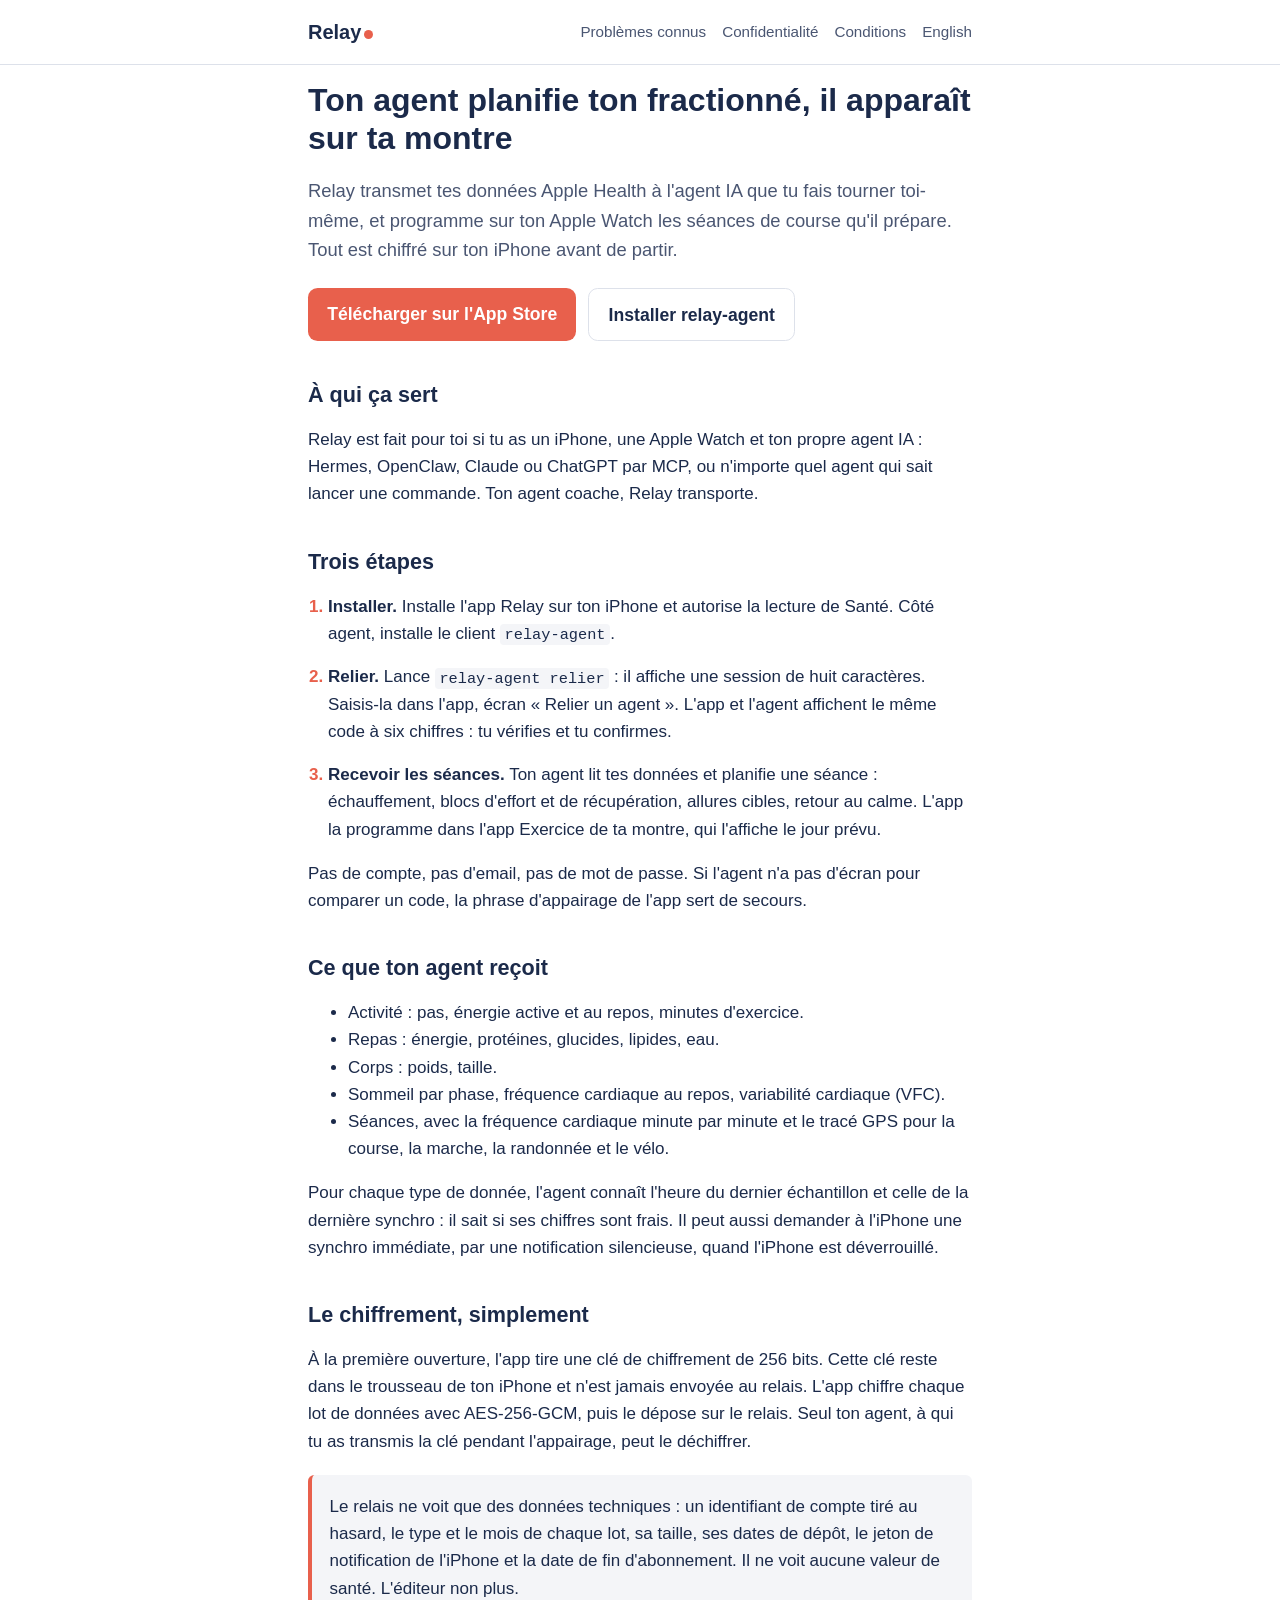
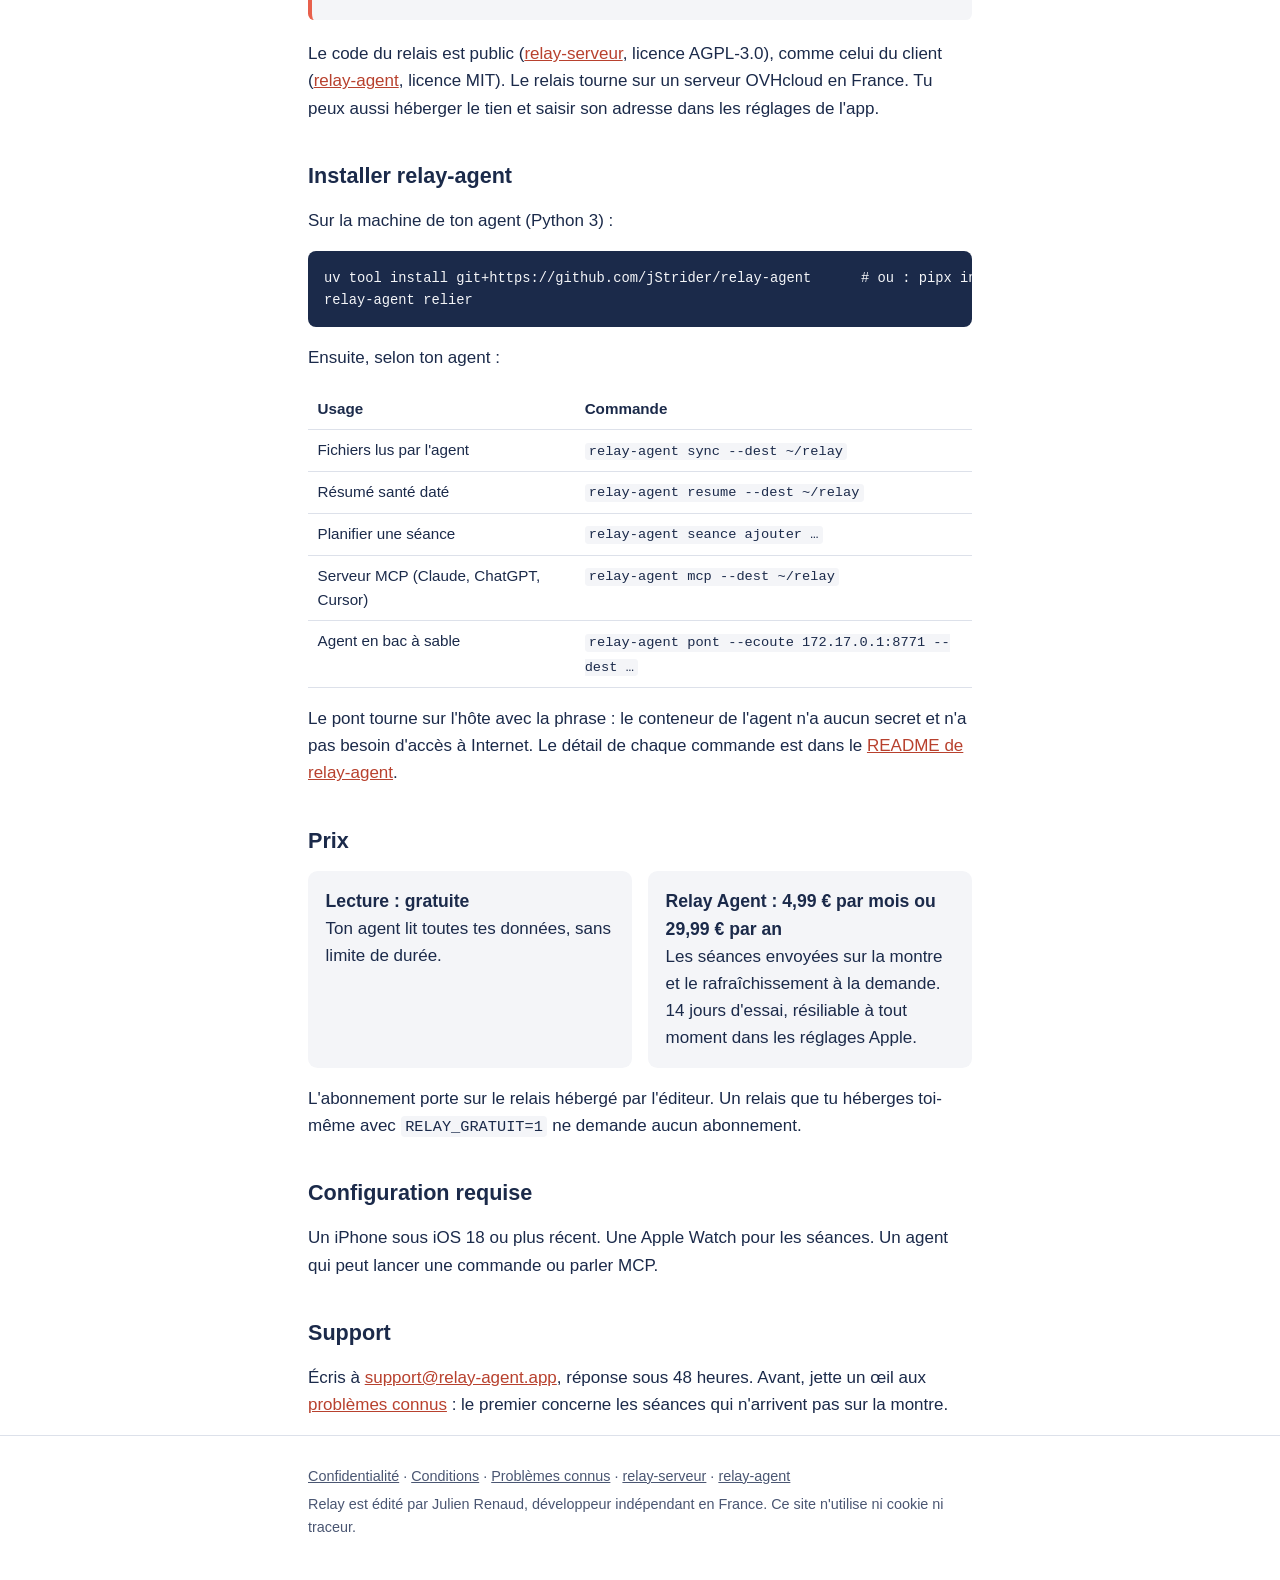
<file: site/index.html>
<!doctype html>
<html lang="fr">
<head>
<meta charset="utf-8">
<meta name="viewport" content="width=device-width, initial-scale=1">
<title>Relay pour agents : ta santé et tes séances, pour ton agent IA</title>
<meta name="description" content="Relay donne tes données Apple Health à ton propre agent IA, chiffrées de bout en bout, et envoie sur ton Apple Watch les séances de course qu'il planifie.">
<link rel="stylesheet" href="style.css">
<link rel="alternate" hreflang="en" href="https://relay-agent.app/en/">
</head>
<body>
<header class="haut">
  <div class="page">
    <a class="marque" href="./">Relay</a>
    <nav>
      <a href="problemes.html">Problèmes connus</a>
      <a href="confidentialite.html">Confidentialité</a>
      <a href="conditions.html">Conditions</a>
      <a href="en/" hreflang="en" lang="en">English</a>
    </nav>
  </div>
</header>

<main class="page">
  <h1>Ton agent planifie ton fractionné, il apparaît sur ta montre</h1>
  <p class="accroche">Relay transmet tes données Apple Health à l'agent IA que tu fais tourner toi-même, et programme sur ton Apple Watch les séances de course qu'il prépare. Tout est chiffré sur ton iPhone avant de partir.</p>

  <div class="actions">
    <!-- lien App Store à la publication -->
    <a class="bouton" href="#">Télécharger sur l'App Store</a>
    <a class="bouton secondaire" href="#installer">Installer relay-agent</a>
  </div>

  <h2>À qui ça sert</h2>
  <p>Relay est fait pour toi si tu as un iPhone, une Apple Watch et ton propre agent IA : Hermes, OpenClaw, Claude ou ChatGPT par MCP, ou n'importe quel agent qui sait lancer une commande. Ton agent coache, Relay transporte.</p>

  <h2>Trois étapes</h2>
  <ol class="etapes">
    <li><strong>Installer.</strong> Installe l'app Relay sur ton iPhone et autorise la lecture de Santé. Côté agent, installe le client <code>relay-agent</code>.</li>
    <li><strong>Relier.</strong> Lance <code>relay-agent relier</code> : il affiche une session de huit caractères. Saisis-la dans l'app, écran « Relier un agent ». L'app et l'agent affichent le même code à six chiffres : tu vérifies et tu confirmes.</li>
    <li><strong>Recevoir les séances.</strong> Ton agent lit tes données et planifie une séance : échauffement, blocs d'effort et de récupération, allures cibles, retour au calme. L'app la programme dans l'app Exercice de ta montre, qui l'affiche le jour prévu.</li>
  </ol>
  <p>Pas de compte, pas d'email, pas de mot de passe. Si l'agent n'a pas d'écran pour comparer un code, la phrase d'appairage de l'app sert de secours.</p>

  <h2>Ce que ton agent reçoit</h2>
  <ul>
    <li>Activité : pas, énergie active et au repos, minutes d'exercice.</li>
    <li>Repas : énergie, protéines, glucides, lipides, eau.</li>
    <li>Corps : poids, taille.</li>
    <li>Sommeil par phase, fréquence cardiaque au repos, variabilité cardiaque (VFC).</li>
    <li>Séances, avec la fréquence cardiaque minute par minute et le tracé GPS pour la course, la marche, la randonnée et le vélo.</li>
  </ul>
  <p>Pour chaque type de donnée, l'agent connaît l'heure du dernier échantillon et celle de la dernière synchro : il sait si ses chiffres sont frais. Il peut aussi demander à l'iPhone une synchro immédiate, par une notification silencieuse, quand l'iPhone est déverrouillé.</p>

  <h2>Le chiffrement, simplement</h2>
  <p>À la première ouverture, l'app tire une clé de chiffrement de 256 bits. Cette clé reste dans le trousseau de ton iPhone et n'est jamais envoyée au relais. L'app chiffre chaque lot de données avec AES-256-GCM, puis le dépose sur le relais. Seul ton agent, à qui tu as transmis la clé pendant l'appairage, peut le déchiffrer.</p>
  <div class="encadre">
    <p>Le relais ne voit que des données techniques : un identifiant de compte tiré au hasard, le type et le mois de chaque lot, sa taille, ses dates de dépôt, le jeton de notification de l'iPhone et la date de fin d'abonnement. Il ne voit aucune valeur de santé. L'éditeur non plus.</p>
  </div>
  <p>Le code du relais est public (<a href="https://github.com/jStrider/relay-serveur">relay-serveur</a>, licence AGPL-3.0), comme celui du client (<a href="https://github.com/jStrider/relay-agent">relay-agent</a>, licence MIT). Le relais tourne sur un serveur OVHcloud en France. Tu peux aussi héberger le tien et saisir son adresse dans les réglages de l'app.</p>

  <h2 id="installer">Installer relay-agent</h2>
  <p>Sur la machine de ton agent (Python 3) :</p>
<pre><code>uv tool install git+https://github.com/jStrider/relay-agent      # ou : pipx install git+https://github.com/jStrider/relay-agent
relay-agent relier</code></pre>
  <p>Ensuite, selon ton agent :</p>
  <div class="tableau">
  <table>
    <tr><th>Usage</th><th>Commande</th></tr>
    <tr><td>Fichiers lus par l'agent</td><td><code>relay-agent sync --dest ~/relay</code></td></tr>
    <tr><td>Résumé santé daté</td><td><code>relay-agent resume --dest ~/relay</code></td></tr>
    <tr><td>Planifier une séance</td><td><code>relay-agent seance ajouter …</code></td></tr>
    <tr><td>Serveur MCP (Claude, ChatGPT, Cursor)</td><td><code>relay-agent mcp --dest ~/relay</code></td></tr>
    <tr><td>Agent en bac à sable</td><td><code>relay-agent pont --ecoute 172.17.0.1:8771 --dest …</code></td></tr>
  </table>
  </div>
  <p>Le pont tourne sur l'hôte avec la phrase : le conteneur de l'agent n'a aucun secret et n'a pas besoin d'accès à Internet. Le détail de chaque commande est dans le <a href="https://github.com/jStrider/relay-agent">README de relay-agent</a>.</p>

  <h2>Prix</h2>
  <div class="prix">
    <div>
      <strong>Lecture : gratuite</strong>
      Ton agent lit toutes tes données, sans limite de durée.
    </div>
    <div>
      <strong>Relay Agent : 4,99 € par mois ou 29,99 € par an</strong>
      Les séances envoyées sur la montre et le rafraîchissement à la demande. 14 jours d'essai, résiliable à tout moment dans les réglages Apple.
    </div>
  </div>
  <p>L'abonnement porte sur le relais hébergé par l'éditeur. Un relais que tu héberges toi-même avec <code>RELAY_GRATUIT=1</code> ne demande aucun abonnement.</p>

  <h2>Configuration requise</h2>
  <p>Un iPhone sous iOS 18 ou plus récent. Une Apple Watch pour les séances. Un agent qui peut lancer une commande ou parler MCP.</p>

  <h2>Support</h2>
  <p>Écris à <a href="mailto:support@relay-agent.app">support@relay-agent.app</a>, réponse sous 48 heures. Avant, jette un œil aux <a href="problemes.html">problèmes connus</a> : le premier concerne les séances qui n'arrivent pas sur la montre.</p>
</main>

<footer class="bas">
  <div class="page">
    <p><a href="confidentialite.html">Confidentialité</a> · <a href="conditions.html">Conditions</a> · <a href="problemes.html">Problèmes connus</a> · <a href="https://github.com/jStrider/relay-serveur">relay-serveur</a> · <a href="https://github.com/jStrider/relay-agent">relay-agent</a></p>
    <p>Relay est édité par Julien Renaud, développeur indépendant en France. Ce site n'utilise ni cookie ni traceur.</p>
  </div>
</footer>
</body>
</html>
</file>
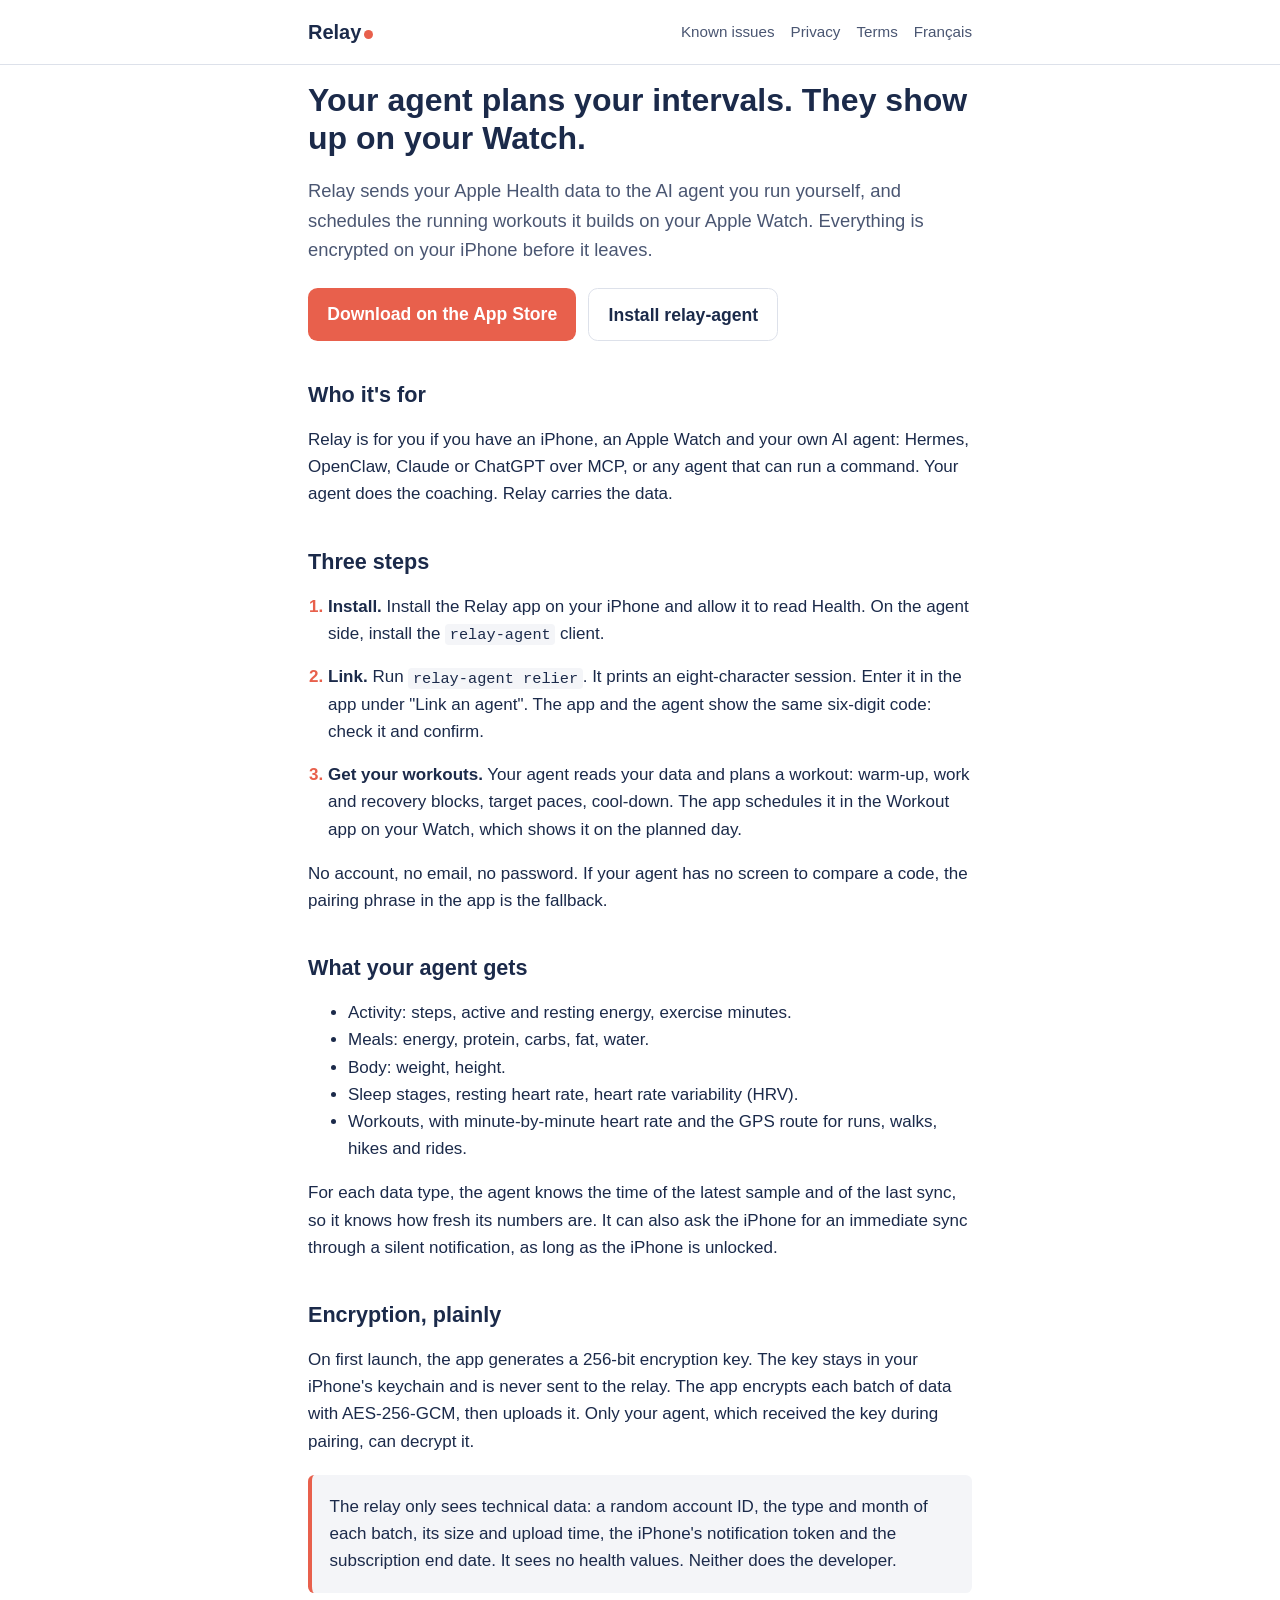
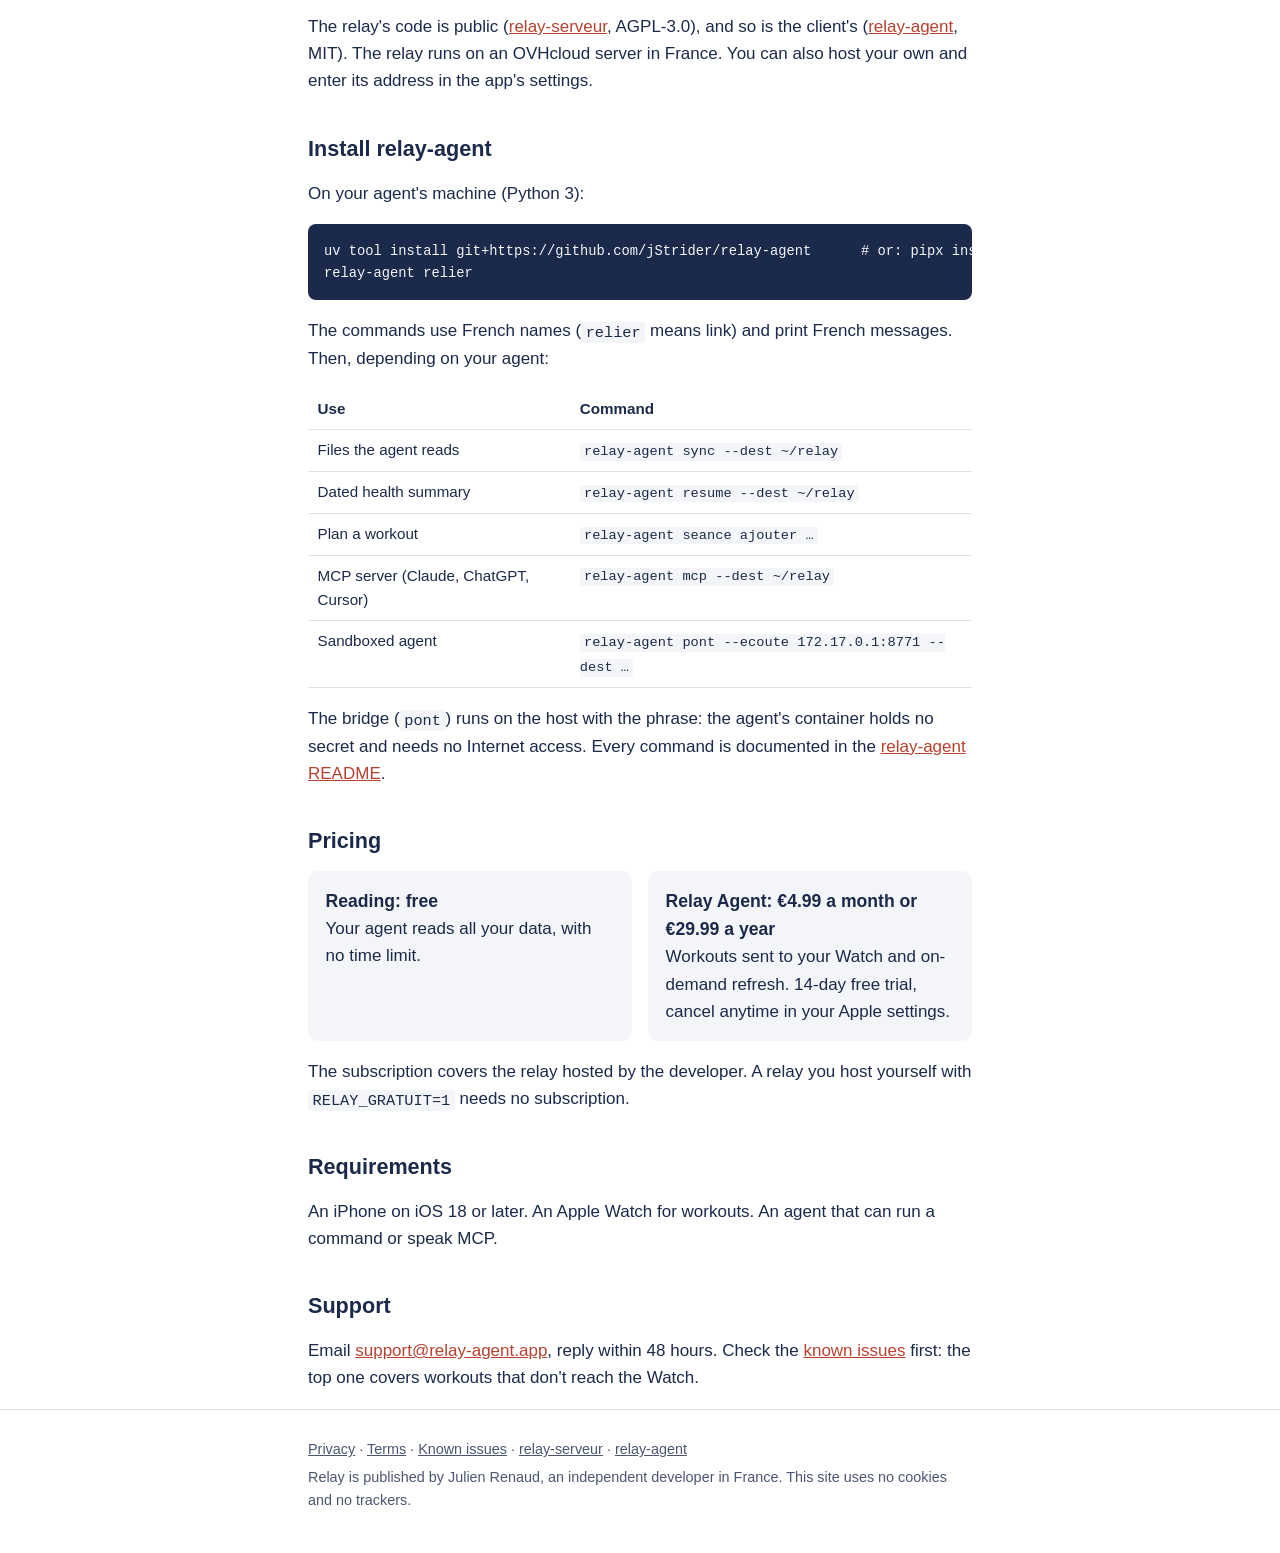
<file: site/en/index.html>
<!doctype html>
<html lang="en">
<head>
<meta charset="utf-8">
<meta name="viewport" content="width=device-width, initial-scale=1">
<title>Relay for Agents: your health and workouts, for your AI agent</title>
<meta name="description" content="Relay gives your Apple Health data to your own AI agent, end-to-end encrypted, and puts the running workouts it plans on your Apple Watch.">
<link rel="stylesheet" href="../style.css">
<link rel="alternate" hreflang="fr" href="https://relay-agent.app/">
</head>
<body>
<header class="haut">
  <div class="page">
    <a class="marque" href="./">Relay</a>
    <nav>
      <a href="known-issues.html">Known issues</a>
      <a href="privacy.html">Privacy</a>
      <a href="terms.html">Terms</a>
      <a href="../" hreflang="fr" lang="fr">Français</a>
    </nav>
  </div>
</header>

<main class="page">
  <h1>Your agent plans your intervals. They show up on your Watch.</h1>
  <p class="accroche">Relay sends your Apple Health data to the AI agent you run yourself, and schedules the running workouts it builds on your Apple Watch. Everything is encrypted on your iPhone before it leaves.</p>

  <div class="actions">
    <!-- lien App Store à la publication -->
    <a class="bouton" href="#">Download on the App Store</a>
    <a class="bouton secondaire" href="#install">Install relay-agent</a>
  </div>

  <h2>Who it's for</h2>
  <p>Relay is for you if you have an iPhone, an Apple Watch and your own AI agent: Hermes, OpenClaw, Claude or ChatGPT over MCP, or any agent that can run a command. Your agent does the coaching. Relay carries the data.</p>

  <h2>Three steps</h2>
  <ol class="etapes">
    <li><strong>Install.</strong> Install the Relay app on your iPhone and allow it to read Health. On the agent side, install the <code>relay-agent</code> client.</li>
    <li><strong>Link.</strong> Run <code>relay-agent relier</code>. It prints an eight-character session. Enter it in the app under "Link an agent". The app and the agent show the same six-digit code: check it and confirm.</li>
    <li><strong>Get your workouts.</strong> Your agent reads your data and plans a workout: warm-up, work and recovery blocks, target paces, cool-down. The app schedules it in the Workout app on your Watch, which shows it on the planned day.</li>
  </ol>
  <p>No account, no email, no password. If your agent has no screen to compare a code, the pairing phrase in the app is the fallback.</p>

  <h2>What your agent gets</h2>
  <ul>
    <li>Activity: steps, active and resting energy, exercise minutes.</li>
    <li>Meals: energy, protein, carbs, fat, water.</li>
    <li>Body: weight, height.</li>
    <li>Sleep stages, resting heart rate, heart rate variability (HRV).</li>
    <li>Workouts, with minute-by-minute heart rate and the GPS route for runs, walks, hikes and rides.</li>
  </ul>
  <p>For each data type, the agent knows the time of the latest sample and of the last sync, so it knows how fresh its numbers are. It can also ask the iPhone for an immediate sync through a silent notification, as long as the iPhone is unlocked.</p>

  <h2>Encryption, plainly</h2>
  <p>On first launch, the app generates a 256-bit encryption key. The key stays in your iPhone's keychain and is never sent to the relay. The app encrypts each batch of data with AES-256-GCM, then uploads it. Only your agent, which received the key during pairing, can decrypt it.</p>
  <div class="encadre">
    <p>The relay only sees technical data: a random account ID, the type and month of each batch, its size and upload time, the iPhone's notification token and the subscription end date. It sees no health values. Neither does the developer.</p>
  </div>
  <p>The relay's code is public (<a href="https://github.com/jStrider/relay-serveur">relay-serveur</a>, AGPL-3.0), and so is the client's (<a href="https://github.com/jStrider/relay-agent">relay-agent</a>, MIT). The relay runs on an OVHcloud server in France. You can also host your own and enter its address in the app's settings.</p>

  <h2 id="install">Install relay-agent</h2>
  <p>On your agent's machine (Python 3):</p>
<pre><code>uv tool install git+https://github.com/jStrider/relay-agent      # or: pipx install git+https://github.com/jStrider/relay-agent
relay-agent relier</code></pre>
  <p>The commands use French names (<code>relier</code> means link) and print French messages. Then, depending on your agent:</p>
  <div class="tableau">
  <table>
    <tr><th>Use</th><th>Command</th></tr>
    <tr><td>Files the agent reads</td><td><code>relay-agent sync --dest ~/relay</code></td></tr>
    <tr><td>Dated health summary</td><td><code>relay-agent resume --dest ~/relay</code></td></tr>
    <tr><td>Plan a workout</td><td><code>relay-agent seance ajouter …</code></td></tr>
    <tr><td>MCP server (Claude, ChatGPT, Cursor)</td><td><code>relay-agent mcp --dest ~/relay</code></td></tr>
    <tr><td>Sandboxed agent</td><td><code>relay-agent pont --ecoute 172.17.0.1:8771 --dest …</code></td></tr>
  </table>
  </div>
  <p>The bridge (<code>pont</code>) runs on the host with the phrase: the agent's container holds no secret and needs no Internet access. Every command is documented in the <a href="https://github.com/jStrider/relay-agent">relay-agent README</a>.</p>

  <h2>Pricing</h2>
  <div class="prix">
    <div>
      <strong>Reading: free</strong>
      Your agent reads all your data, with no time limit.
    </div>
    <div>
      <strong>Relay Agent: €4.99 a month or €29.99 a year</strong>
      Workouts sent to your Watch and on-demand refresh. 14-day free trial, cancel anytime in your Apple settings.
    </div>
  </div>
  <p>The subscription covers the relay hosted by the developer. A relay you host yourself with <code>RELAY_GRATUIT=1</code> needs no subscription.</p>

  <h2>Requirements</h2>
  <p>An iPhone on iOS 18 or later. An Apple Watch for workouts. An agent that can run a command or speak MCP.</p>

  <h2>Support</h2>
  <p>Email <a href="mailto:support@relay-agent.app">support@relay-agent.app</a>, reply within 48 hours. Check the <a href="known-issues.html">known issues</a> first: the top one covers workouts that don't reach the Watch.</p>
</main>

<footer class="bas">
  <div class="page">
    <p><a href="privacy.html">Privacy</a> · <a href="terms.html">Terms</a> · <a href="known-issues.html">Known issues</a> · <a href="https://github.com/jStrider/relay-serveur">relay-serveur</a> · <a href="https://github.com/jStrider/relay-agent">relay-agent</a></p>
    <p>Relay is published by Julien Renaud, an independent developer in France. This site uses no cookies and no trackers.</p>
  </div>
</footer>
</body>
</html>
</file>
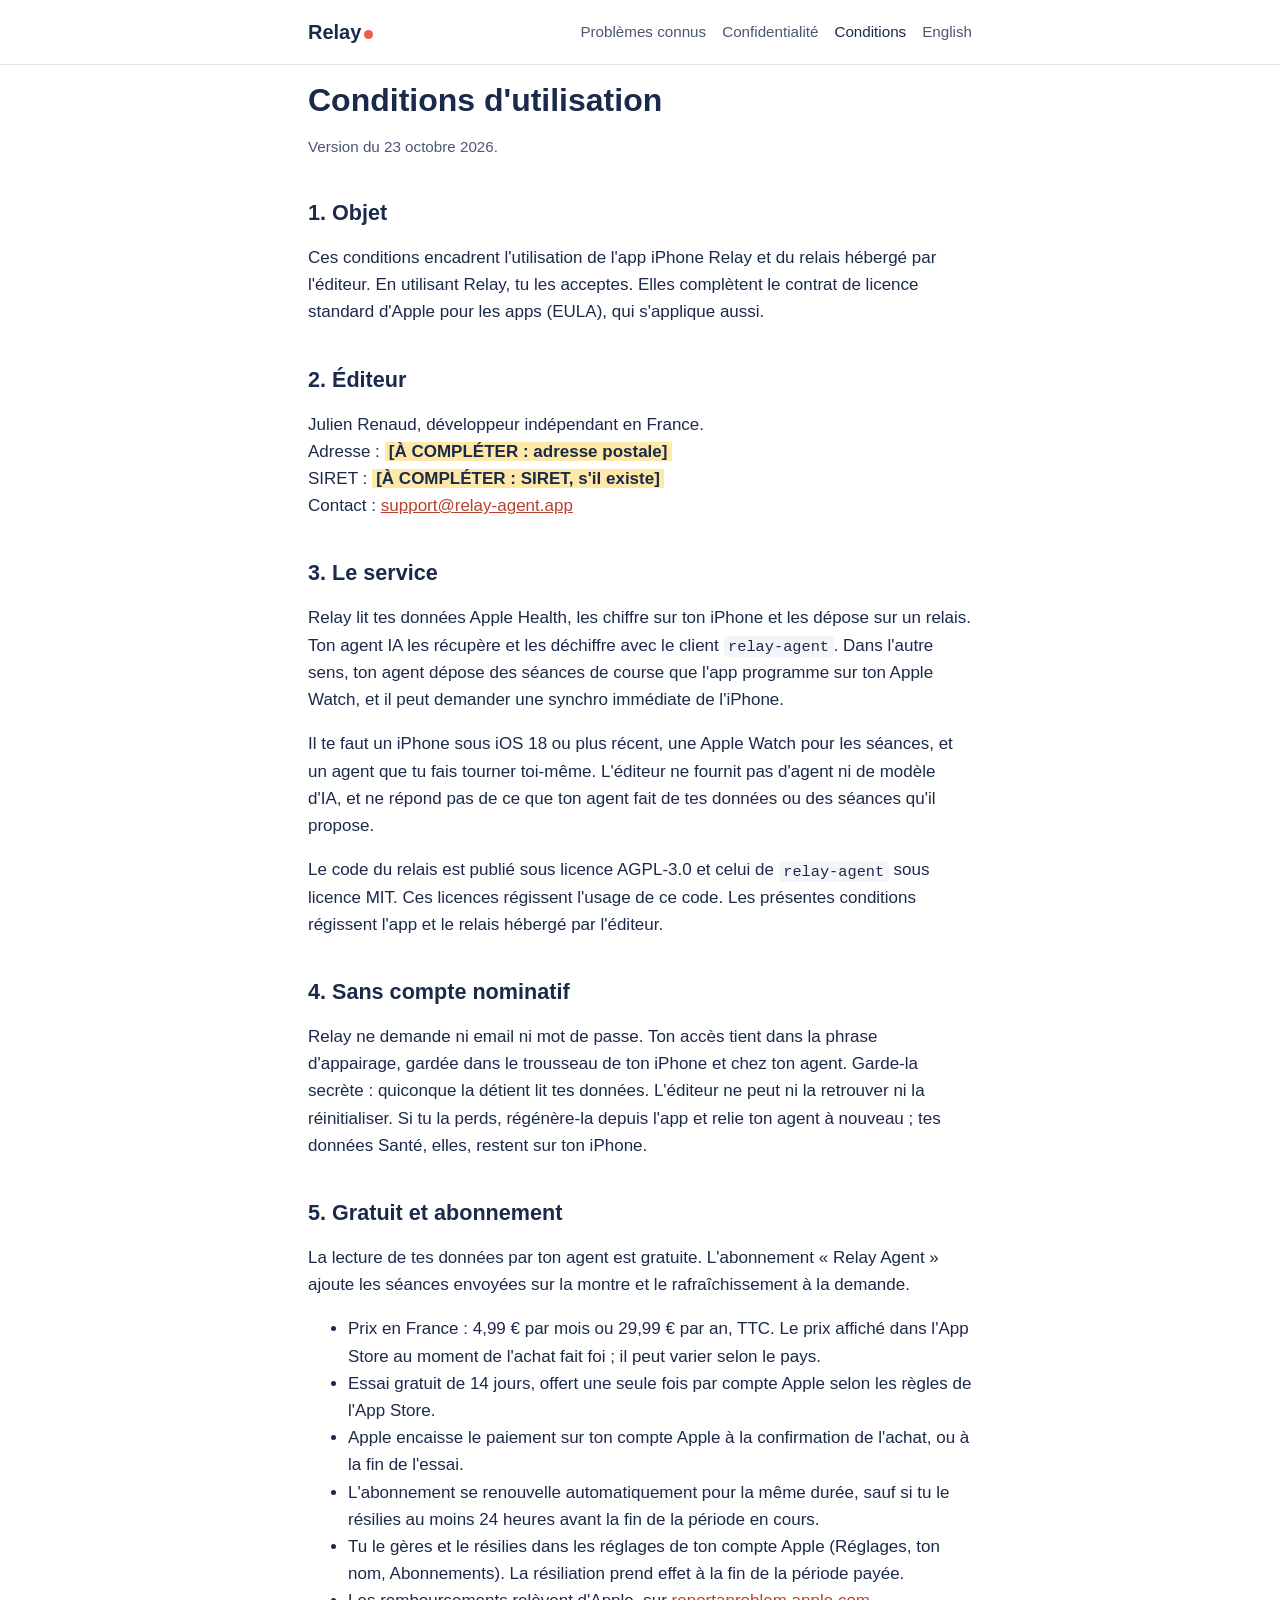
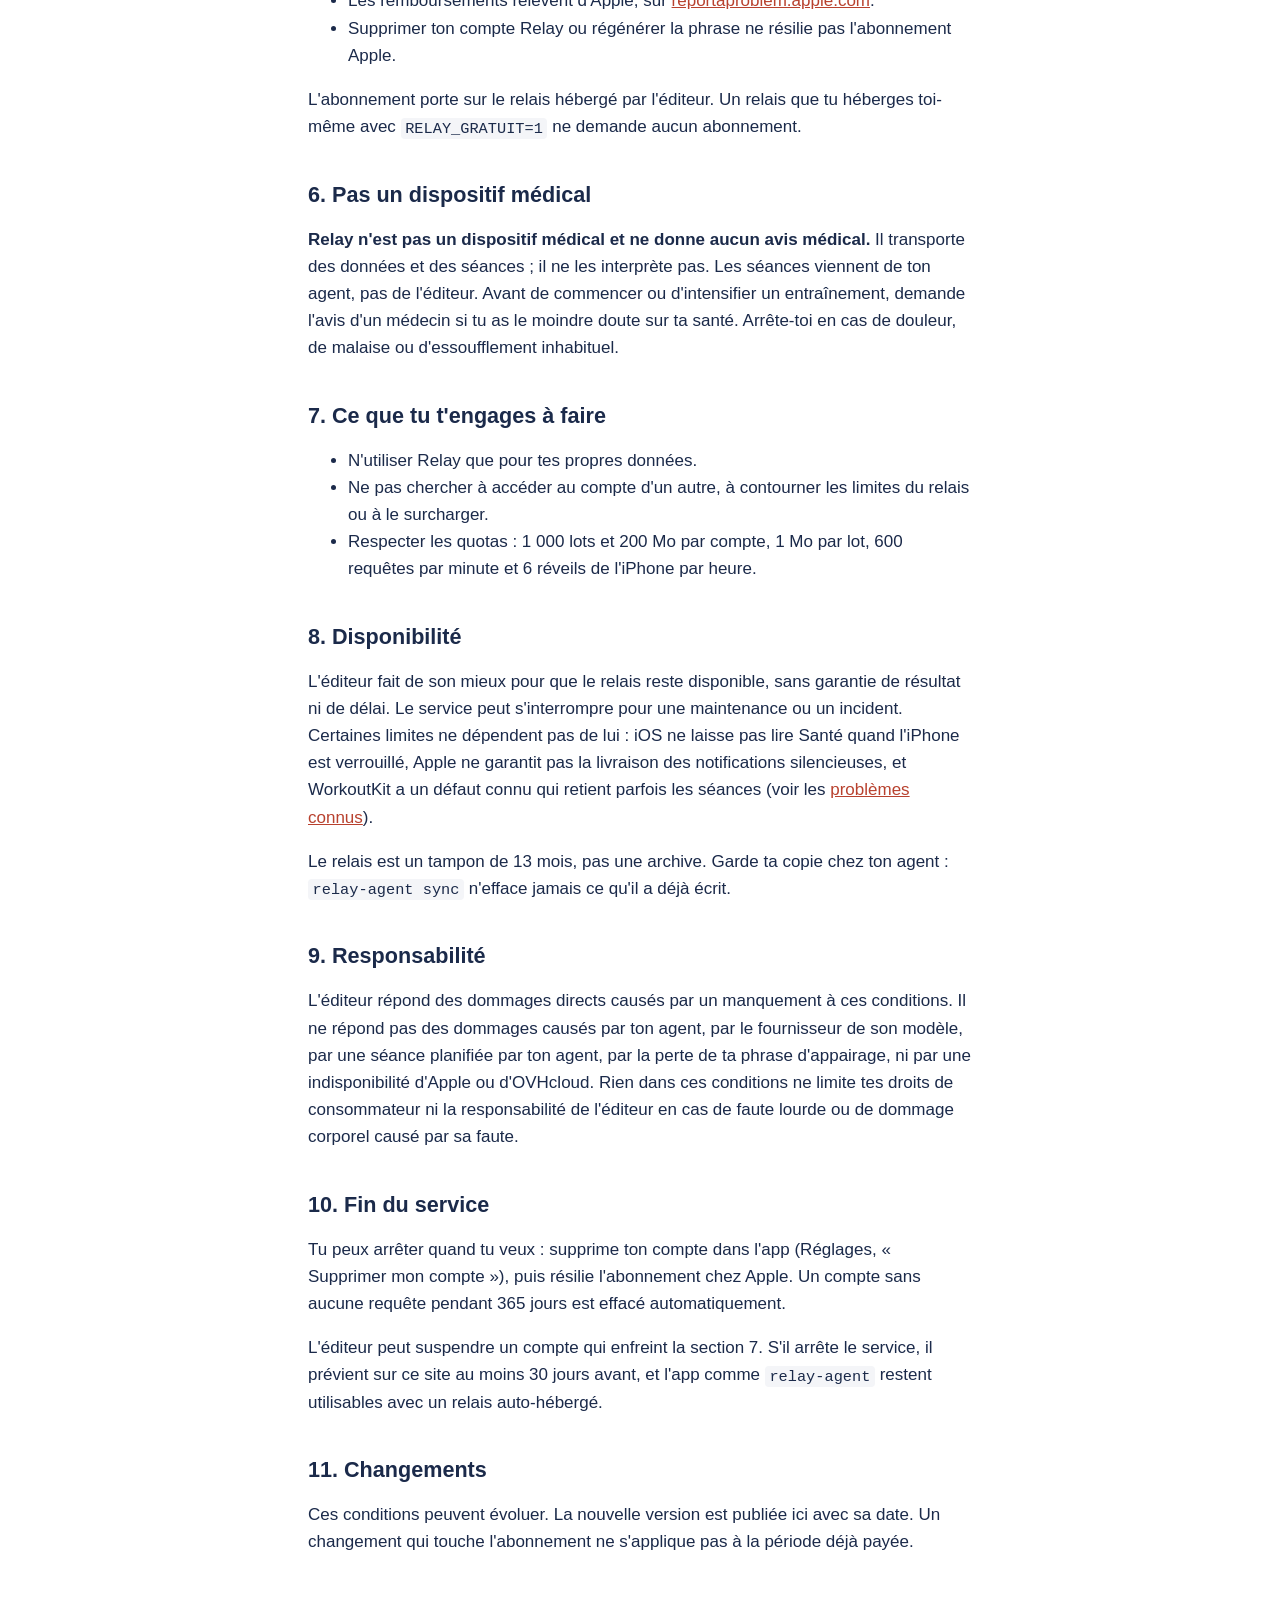
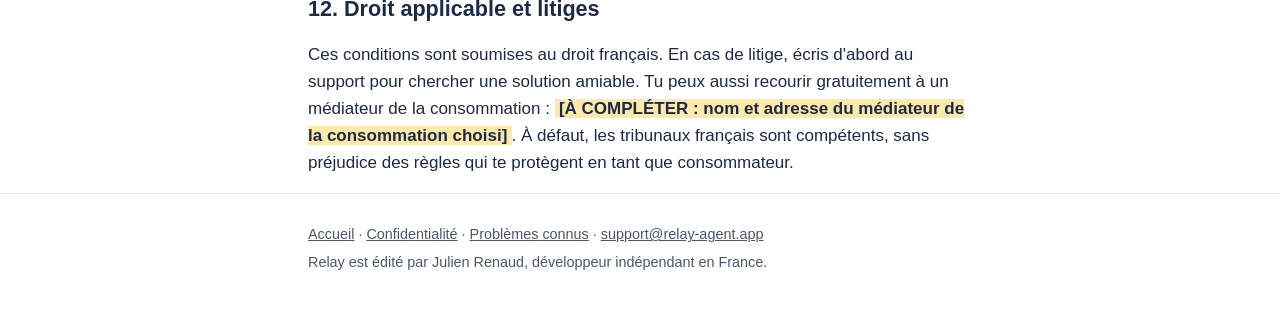
<file: site/conditions.html>
<!doctype html>
<!-- Projet rédigé à partir du code. À faire relire par un avocat avant la mise en vente. -->
<html lang="fr">
<head>
<meta charset="utf-8">
<meta name="viewport" content="width=device-width, initial-scale=1">
<title>Conditions d'utilisation · Relay</title>
<link rel="stylesheet" href="style.css">
<link rel="alternate" hreflang="en" href="https://relay-agent.app/en/terms.html">
</head>
<body>
<header class="haut">
  <div class="page">
    <a class="marque" href="./">Relay</a>
    <nav>
      <a href="problemes.html">Problèmes connus</a>
      <a href="confidentialite.html">Confidentialité</a>
      <a href="conditions.html" aria-current="page">Conditions</a>
      <a href="en/terms.html" hreflang="en" lang="en">English</a>
    </nav>
  </div>
</header>

<main class="page">
  <h1>Conditions d'utilisation</h1>
  <p class="date">Version du 23 octobre 2026.</p>

  <h2>1. Objet</h2>
  <p>Ces conditions encadrent l'utilisation de l'app iPhone Relay et du relais hébergé par l'éditeur. En utilisant Relay, tu les acceptes. Elles complètent le contrat de licence standard d'Apple pour les apps (EULA), qui s'applique aussi.</p>

  <h2>2. Éditeur</h2>
  <p>Julien Renaud, développeur indépendant en France.<br>
  Adresse : <span class="a-completer">[À COMPLÉTER : adresse postale]</span><br>
  SIRET : <span class="a-completer">[À COMPLÉTER : SIRET, s'il existe]</span><br>
  Contact : <a href="mailto:support@relay-agent.app">support@relay-agent.app</a></p>

  <h2>3. Le service</h2>
  <p>Relay lit tes données Apple Health, les chiffre sur ton iPhone et les dépose sur un relais. Ton agent IA les récupère et les déchiffre avec le client <code>relay-agent</code>. Dans l'autre sens, ton agent dépose des séances de course que l'app programme sur ton Apple Watch, et il peut demander une synchro immédiate de l'iPhone.</p>
  <p>Il te faut un iPhone sous iOS 18 ou plus récent, une Apple Watch pour les séances, et un agent que tu fais tourner toi-même. L'éditeur ne fournit pas d'agent ni de modèle d'IA, et ne répond pas de ce que ton agent fait de tes données ou des séances qu'il propose.</p>
  <p>Le code du relais est publié sous licence AGPL-3.0 et celui de <code>relay-agent</code> sous licence MIT. Ces licences régissent l'usage de ce code. Les présentes conditions régissent l'app et le relais hébergé par l'éditeur.</p>

  <h2>4. Sans compte nominatif</h2>
  <p>Relay ne demande ni email ni mot de passe. Ton accès tient dans la phrase d'appairage, gardée dans le trousseau de ton iPhone et chez ton agent. Garde-la secrète : quiconque la détient lit tes données. L'éditeur ne peut ni la retrouver ni la réinitialiser. Si tu la perds, régénère-la depuis l'app et relie ton agent à nouveau ; tes données Santé, elles, restent sur ton iPhone.</p>

  <h2>5. Gratuit et abonnement</h2>
  <p>La lecture de tes données par ton agent est gratuite. L'abonnement « Relay Agent » ajoute les séances envoyées sur la montre et le rafraîchissement à la demande.</p>
  <ul>
    <li>Prix en France : 4,99 € par mois ou 29,99 € par an, TTC. Le prix affiché dans l'App Store au moment de l'achat fait foi ; il peut varier selon le pays.</li>
    <li>Essai gratuit de 14 jours, offert une seule fois par compte Apple selon les règles de l'App Store.</li>
    <li>Apple encaisse le paiement sur ton compte Apple à la confirmation de l'achat, ou à la fin de l'essai.</li>
    <li>L'abonnement se renouvelle automatiquement pour la même durée, sauf si tu le résilies au moins 24 heures avant la fin de la période en cours.</li>
    <li>Tu le gères et le résilies dans les réglages de ton compte Apple (Réglages, ton nom, Abonnements). La résiliation prend effet à la fin de la période payée.</li>
    <li>Les remboursements relèvent d'Apple, sur <a href="https://reportaproblem.apple.com">reportaproblem.apple.com</a>.</li>
    <li>Supprimer ton compte Relay ou régénérer la phrase ne résilie pas l'abonnement Apple.</li>
  </ul>
  <p>L'abonnement porte sur le relais hébergé par l'éditeur. Un relais que tu héberges toi-même avec <code>RELAY_GRATUIT=1</code> ne demande aucun abonnement.</p>

  <h2>6. Pas un dispositif médical</h2>
  <p><strong>Relay n'est pas un dispositif médical et ne donne aucun avis médical.</strong> Il transporte des données et des séances ; il ne les interprète pas. Les séances viennent de ton agent, pas de l'éditeur. Avant de commencer ou d'intensifier un entraînement, demande l'avis d'un médecin si tu as le moindre doute sur ta santé. Arrête-toi en cas de douleur, de malaise ou d'essoufflement inhabituel.</p>

  <h2>7. Ce que tu t'engages à faire</h2>
  <ul>
    <li>N'utiliser Relay que pour tes propres données.</li>
    <li>Ne pas chercher à accéder au compte d'un autre, à contourner les limites du relais ou à le surcharger.</li>
    <li>Respecter les quotas : 1 000 lots et 200 Mo par compte, 1 Mo par lot, 600 requêtes par minute et 6 réveils de l'iPhone par heure.</li>
  </ul>

  <h2>8. Disponibilité</h2>
  <p>L'éditeur fait de son mieux pour que le relais reste disponible, sans garantie de résultat ni de délai. Le service peut s'interrompre pour une maintenance ou un incident. Certaines limites ne dépendent pas de lui : iOS ne laisse pas lire Santé quand l'iPhone est verrouillé, Apple ne garantit pas la livraison des notifications silencieuses, et WorkoutKit a un défaut connu qui retient parfois les séances (voir les <a href="problemes.html">problèmes connus</a>).</p>
  <p>Le relais est un tampon de 13 mois, pas une archive. Garde ta copie chez ton agent : <code>relay-agent sync</code> n'efface jamais ce qu'il a déjà écrit.</p>

  <h2>9. Responsabilité</h2>
  <p>L'éditeur répond des dommages directs causés par un manquement à ces conditions. Il ne répond pas des dommages causés par ton agent, par le fournisseur de son modèle, par une séance planifiée par ton agent, par la perte de ta phrase d'appairage, ni par une indisponibilité d'Apple ou d'OVHcloud. Rien dans ces conditions ne limite tes droits de consommateur ni la responsabilité de l'éditeur en cas de faute lourde ou de dommage corporel causé par sa faute.</p>

  <h2>10. Fin du service</h2>
  <p>Tu peux arrêter quand tu veux : supprime ton compte dans l'app (Réglages, « Supprimer mon compte »), puis résilie l'abonnement chez Apple. Un compte sans aucune requête pendant 365 jours est effacé automatiquement.</p>
  <p>L'éditeur peut suspendre un compte qui enfreint la section 7. S'il arrête le service, il prévient sur ce site au moins 30 jours avant, et l'app comme <code>relay-agent</code> restent utilisables avec un relais auto-hébergé.</p>

  <h2>11. Changements</h2>
  <p>Ces conditions peuvent évoluer. La nouvelle version est publiée ici avec sa date. Un changement qui touche l'abonnement ne s'applique pas à la période déjà payée.</p>

  <h2>12. Droit applicable et litiges</h2>
  <p>Ces conditions sont soumises au droit français. En cas de litige, écris d'abord au support pour chercher une solution amiable. Tu peux aussi recourir gratuitement à un médiateur de la consommation : <span class="a-completer">[À COMPLÉTER : nom et adresse du médiateur de la consommation choisi]</span>. À défaut, les tribunaux français sont compétents, sans préjudice des règles qui te protègent en tant que consommateur.</p>
</main>

<footer class="bas">
  <div class="page">
    <p><a href="./">Accueil</a> · <a href="confidentialite.html">Confidentialité</a> · <a href="problemes.html">Problèmes connus</a> · <a href="mailto:support@relay-agent.app">support@relay-agent.app</a></p>
    <p>Relay est édité par Julien Renaud, développeur indépendant en France.</p>
  </div>
</footer>
</body>
</html>
</file>
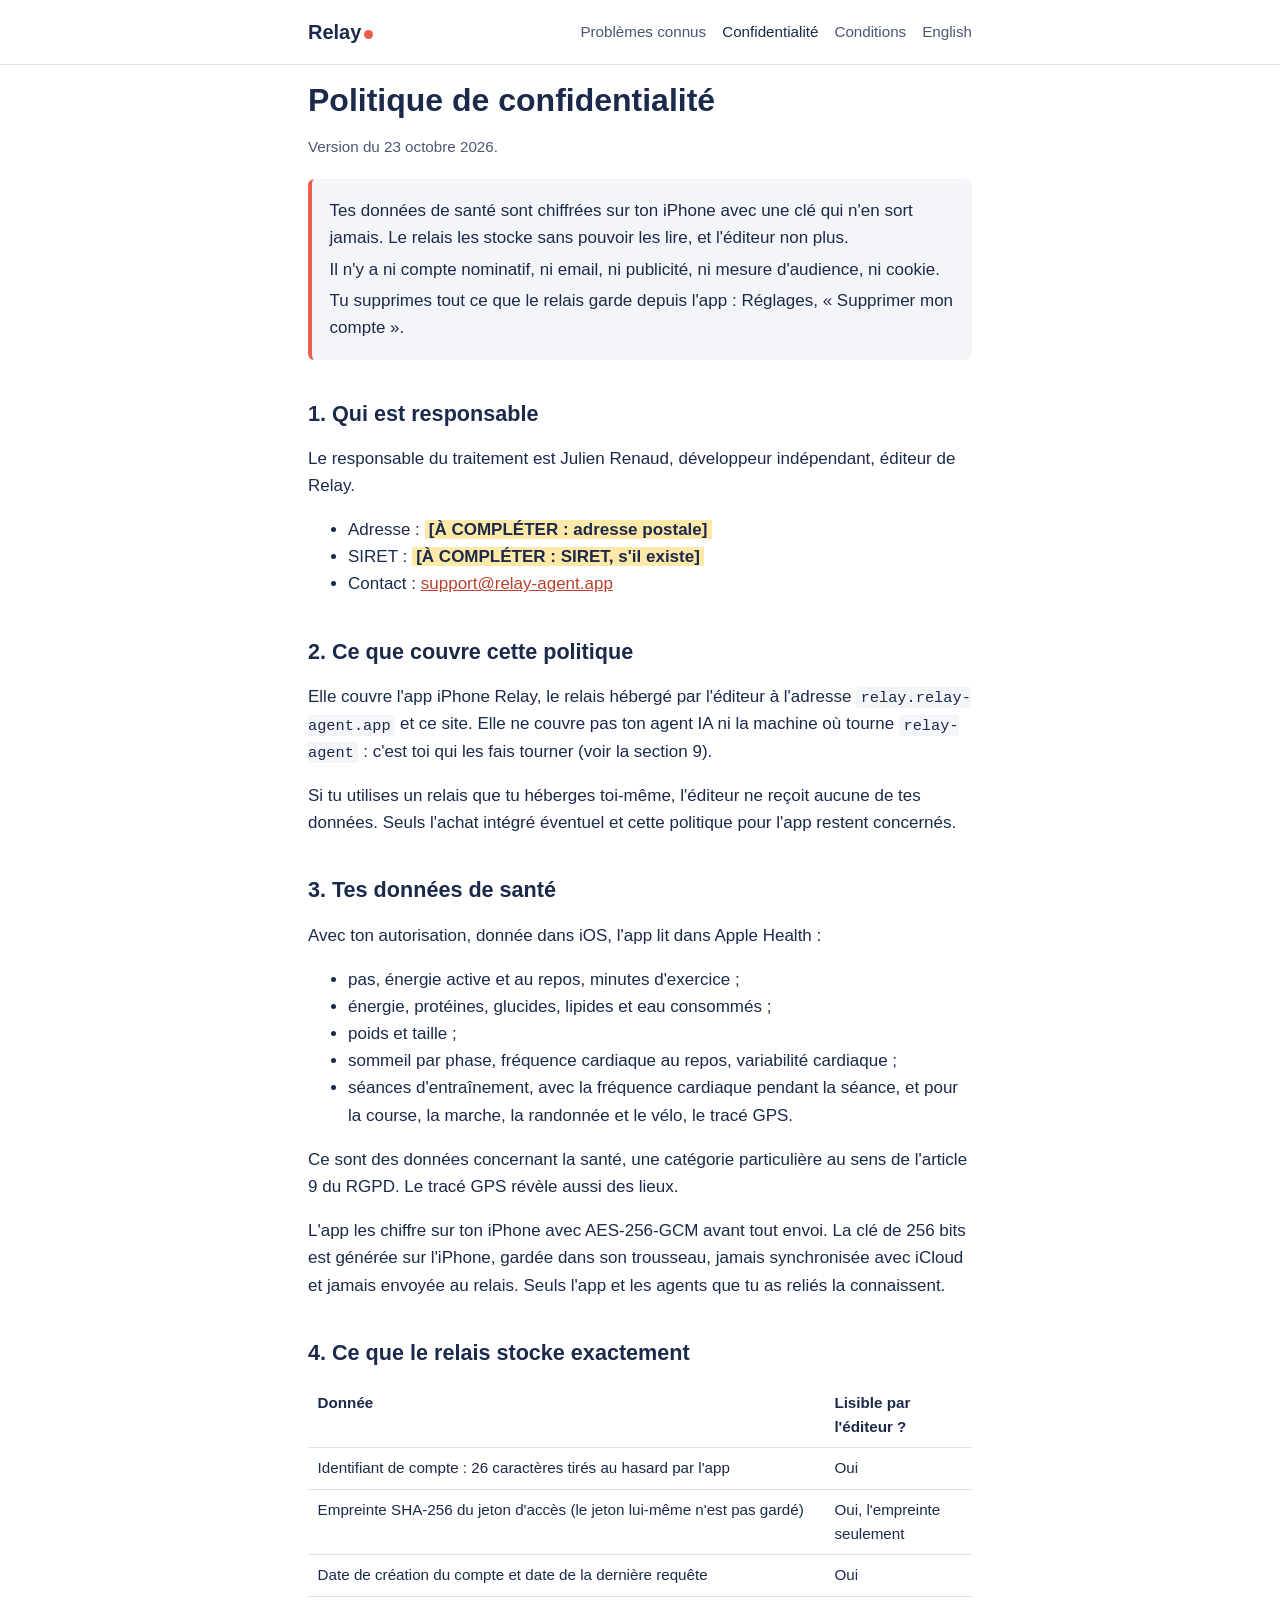
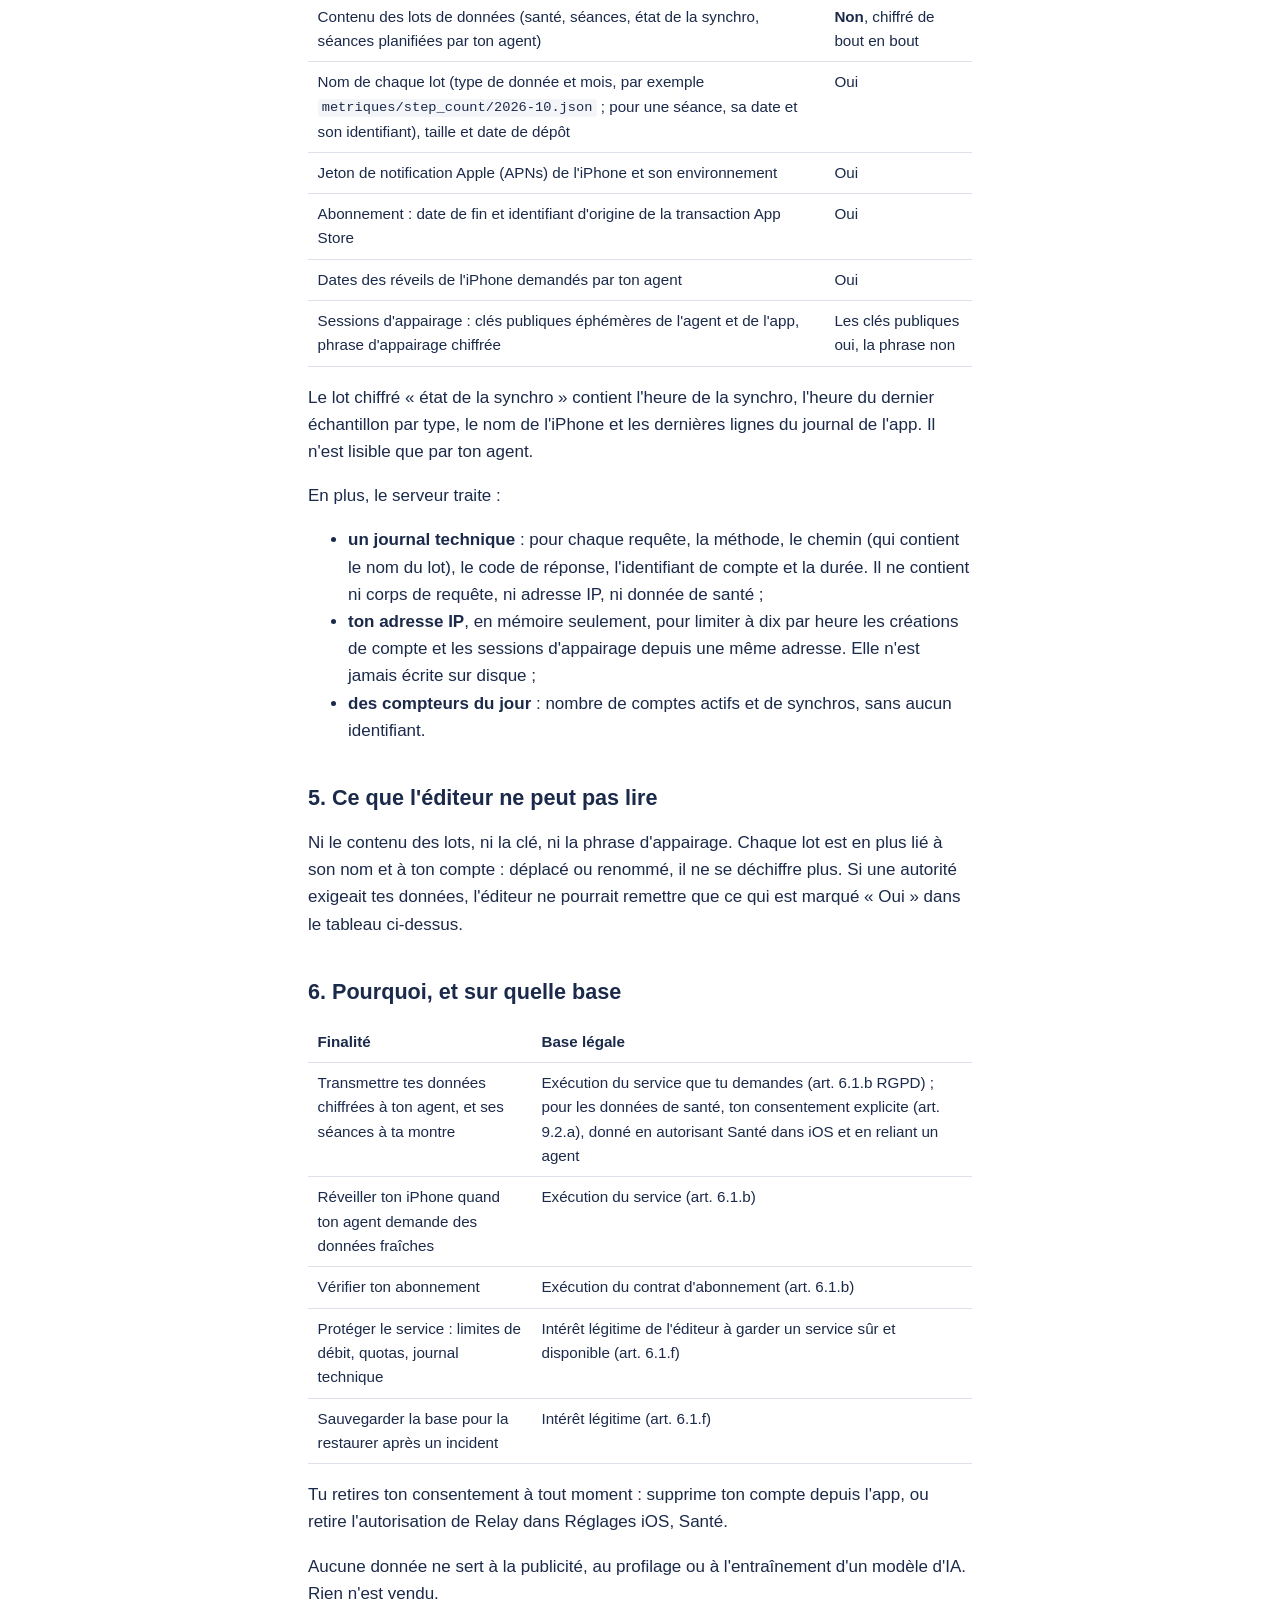
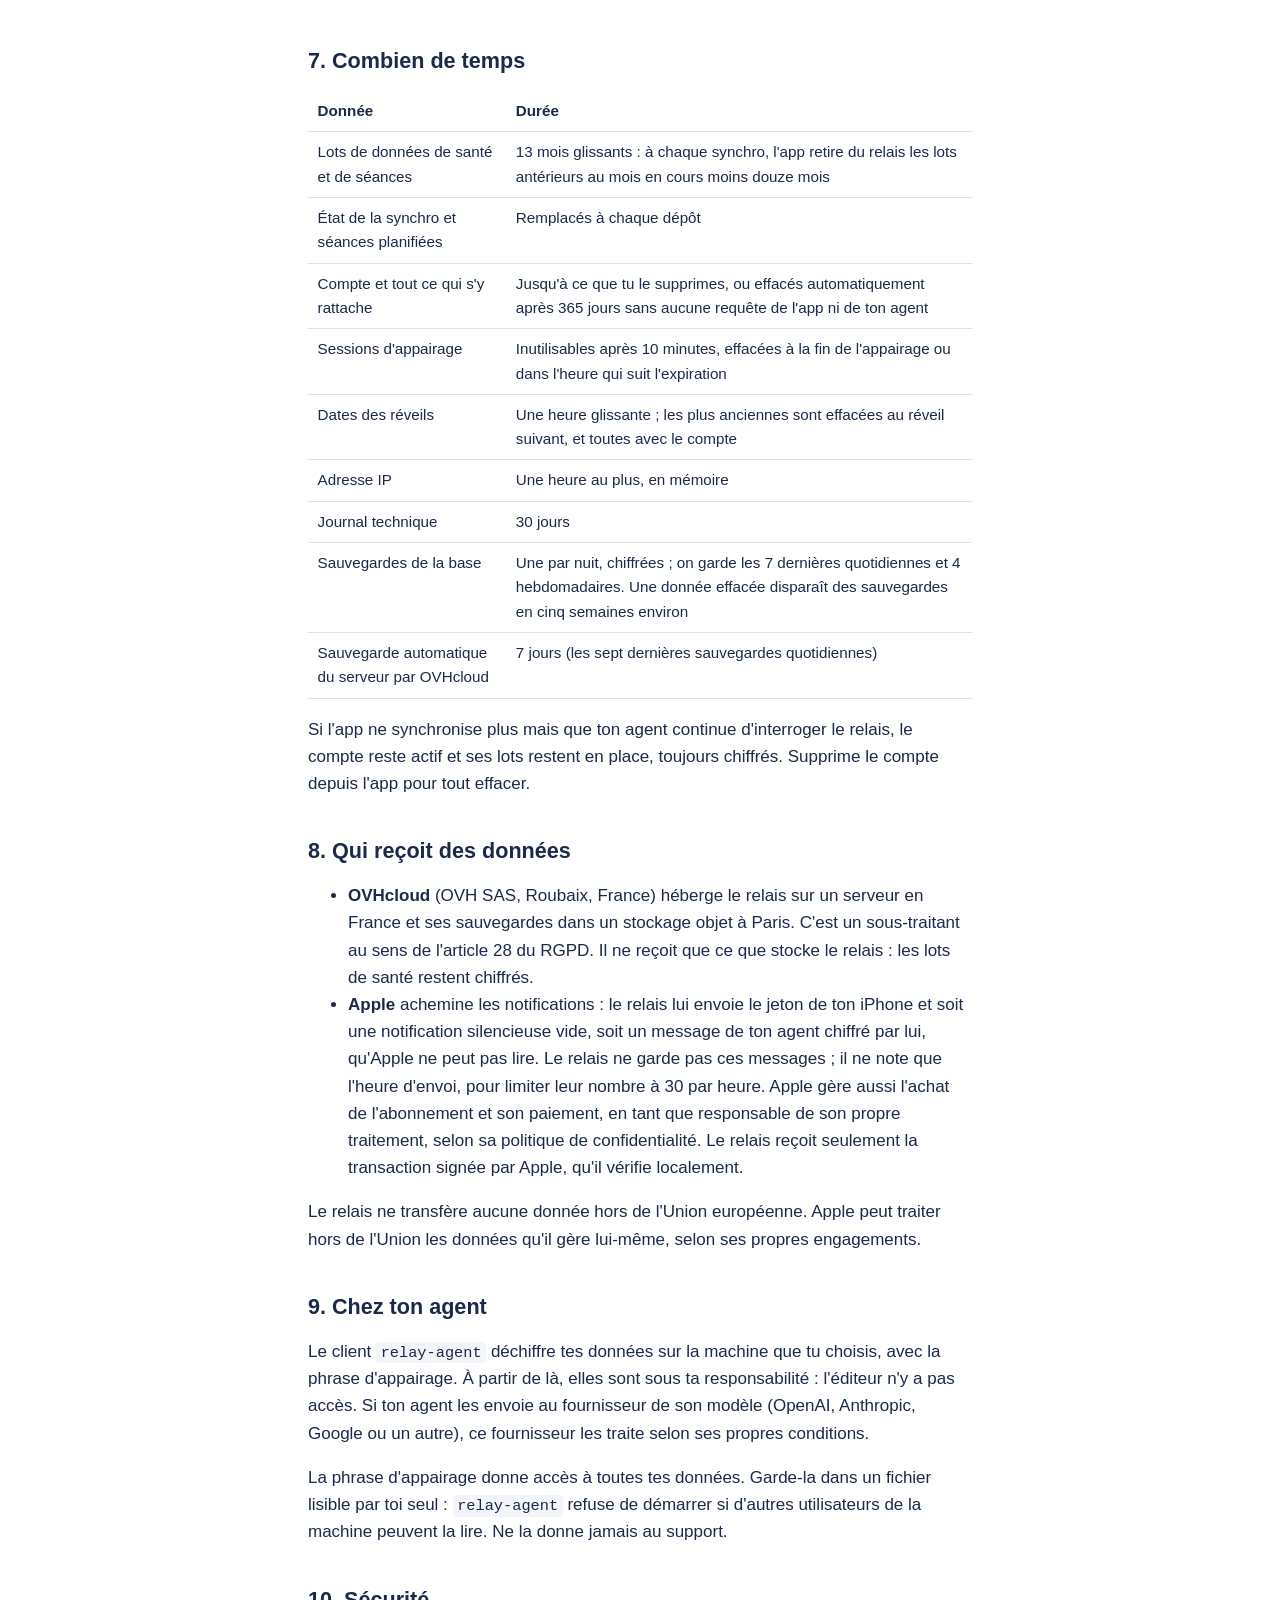
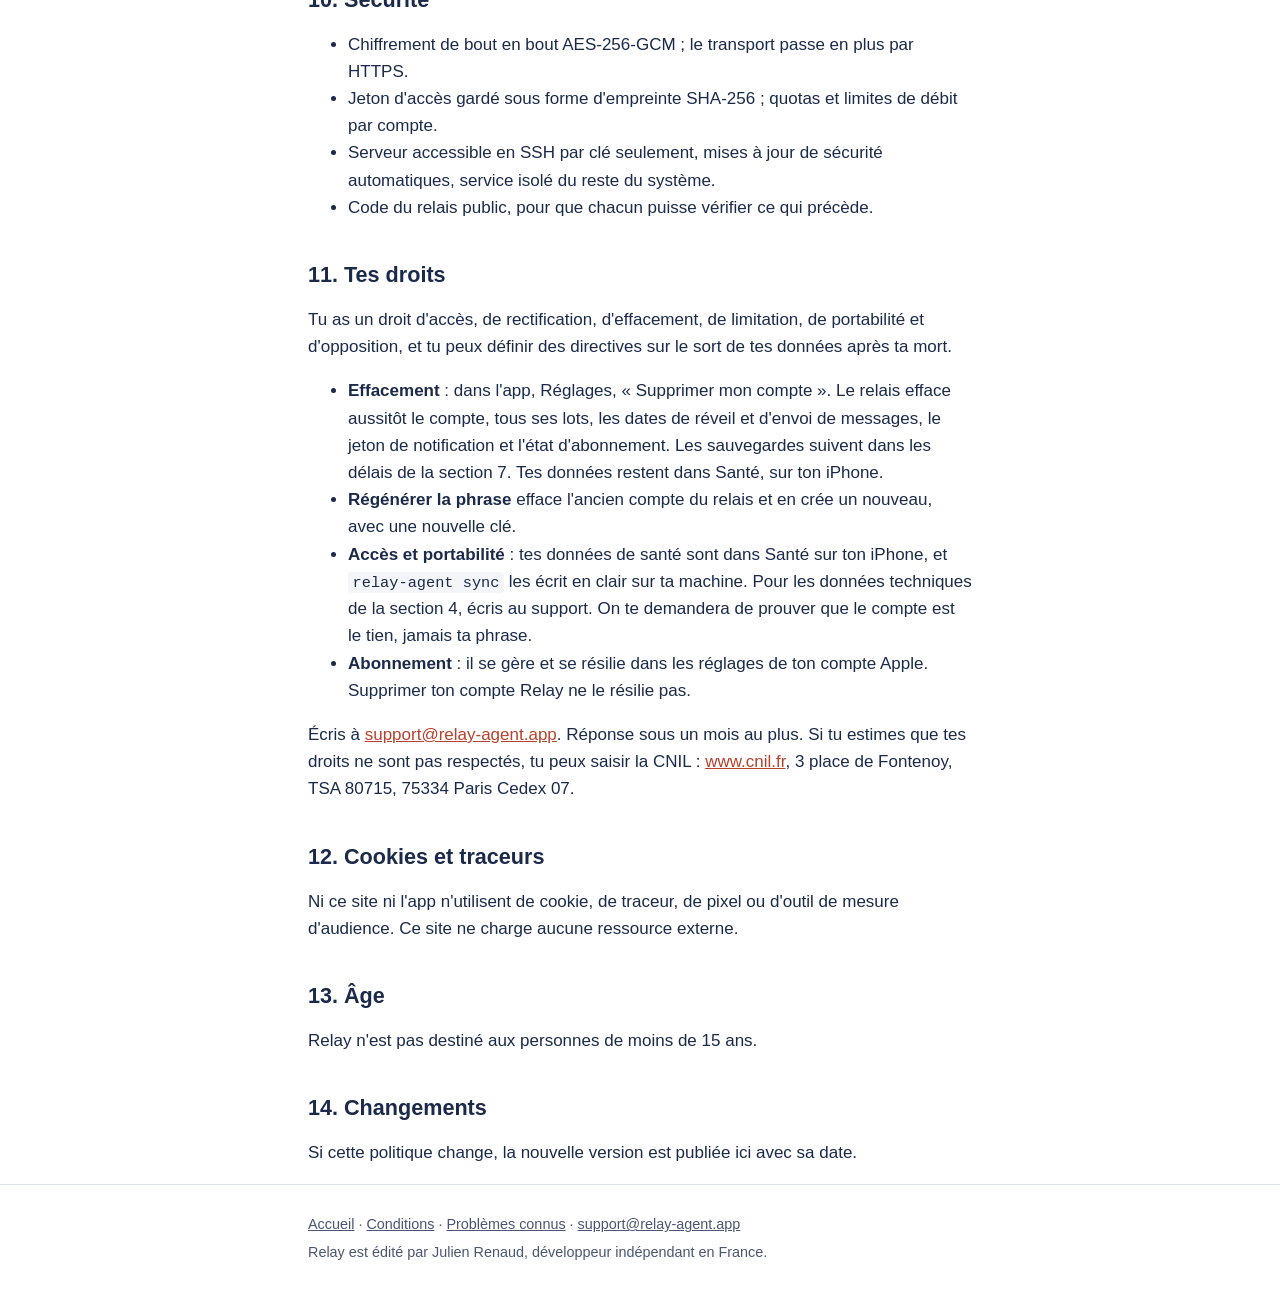
<file: site/confidentialite.html>
<!doctype html>
<!-- Projet rédigé à partir du code. À faire relire par un avocat avant la mise en vente. -->
<html lang="fr">
<head>
<meta charset="utf-8">
<meta name="viewport" content="width=device-width, initial-scale=1">
<title>Politique de confidentialité · Relay</title>
<link rel="stylesheet" href="style.css">
<link rel="alternate" hreflang="en" href="https://relay-agent.app/en/privacy.html">
</head>
<body>
<header class="haut">
  <div class="page">
    <a class="marque" href="./">Relay</a>
    <nav>
      <a href="problemes.html">Problèmes connus</a>
      <a href="confidentialite.html" aria-current="page">Confidentialité</a>
      <a href="conditions.html">Conditions</a>
      <a href="en/privacy.html" hreflang="en" lang="en">English</a>
    </nav>
  </div>
</header>

<main class="page">
  <h1>Politique de confidentialité</h1>
  <p class="date">Version du 23 octobre 2026.</p>

  <div class="encadre">
    <p>Tes données de santé sont chiffrées sur ton iPhone avec une clé qui n'en sort jamais. Le relais les stocke sans pouvoir les lire, et l'éditeur non plus.</p>
    <p>Il n'y a ni compte nominatif, ni email, ni publicité, ni mesure d'audience, ni cookie.</p>
    <p>Tu supprimes tout ce que le relais garde depuis l'app : Réglages, « Supprimer mon compte ».</p>
  </div>

  <h2>1. Qui est responsable</h2>
  <p>Le responsable du traitement est Julien Renaud, développeur indépendant, éditeur de Relay.</p>
  <ul>
    <li>Adresse : <span class="a-completer">[À COMPLÉTER : adresse postale]</span></li>
    <li>SIRET : <span class="a-completer">[À COMPLÉTER : SIRET, s'il existe]</span></li>
    <li>Contact : <a href="mailto:support@relay-agent.app">support@relay-agent.app</a></li>
  </ul>

  <h2>2. Ce que couvre cette politique</h2>
  <p>Elle couvre l'app iPhone Relay, le relais hébergé par l'éditeur à l'adresse <code>relay.relay-agent.app</code> et ce site. Elle ne couvre pas ton agent IA ni la machine où tourne <code>relay-agent</code> : c'est toi qui les fais tourner (voir la section 9).</p>
  <p>Si tu utilises un relais que tu héberges toi-même, l'éditeur ne reçoit aucune de tes données. Seuls l'achat intégré éventuel et cette politique pour l'app restent concernés.</p>

  <h2>3. Tes données de santé</h2>
  <p>Avec ton autorisation, donnée dans iOS, l'app lit dans Apple Health :</p>
  <ul>
    <li>pas, énergie active et au repos, minutes d'exercice ;</li>
    <li>énergie, protéines, glucides, lipides et eau consommés ;</li>
    <li>poids et taille ;</li>
    <li>sommeil par phase, fréquence cardiaque au repos, variabilité cardiaque ;</li>
    <li>séances d'entraînement, avec la fréquence cardiaque pendant la séance, et pour la course, la marche, la randonnée et le vélo, le tracé GPS.</li>
  </ul>
  <p>Ce sont des données concernant la santé, une catégorie particulière au sens de l'article 9 du RGPD. Le tracé GPS révèle aussi des lieux.</p>
  <p>L'app les chiffre sur ton iPhone avec AES-256-GCM avant tout envoi. La clé de 256 bits est générée sur l'iPhone, gardée dans son trousseau, jamais synchronisée avec iCloud et jamais envoyée au relais. Seuls l'app et les agents que tu as reliés la connaissent.</p>

  <h2>4. Ce que le relais stocke exactement</h2>
  <div class="tableau">
  <table>
    <tr><th>Donnée</th><th>Lisible par l'éditeur ?</th></tr>
    <tr><td>Identifiant de compte : 26 caractères tirés au hasard par l'app</td><td>Oui</td></tr>
    <tr><td>Empreinte SHA-256 du jeton d'accès (le jeton lui-même n'est pas gardé)</td><td>Oui, l'empreinte seulement</td></tr>
    <tr><td>Date de création du compte et date de la dernière requête</td><td>Oui</td></tr>
    <tr><td>Contenu des lots de données (santé, séances, état de la synchro, séances planifiées par ton agent)</td><td><strong>Non</strong>, chiffré de bout en bout</td></tr>
    <tr><td>Nom de chaque lot (type de donnée et mois, par exemple <code>metriques/step_count/2026-10.json</code> ; pour une séance, sa date et son identifiant), taille et date de dépôt</td><td>Oui</td></tr>
    <tr><td>Jeton de notification Apple (APNs) de l'iPhone et son environnement</td><td>Oui</td></tr>
    <tr><td>Abonnement : date de fin et identifiant d'origine de la transaction App Store</td><td>Oui</td></tr>
    <tr><td>Dates des réveils de l'iPhone demandés par ton agent</td><td>Oui</td></tr>
    <tr><td>Sessions d'appairage : clés publiques éphémères de l'agent et de l'app, phrase d'appairage chiffrée</td><td>Les clés publiques oui, la phrase non</td></tr>
  </table>
  </div>
  <p>Le lot chiffré « état de la synchro » contient l'heure de la synchro, l'heure du dernier échantillon par type, le nom de l'iPhone et les dernières lignes du journal de l'app. Il n'est lisible que par ton agent.</p>
  <p>En plus, le serveur traite :</p>
  <ul>
    <li><strong>un journal technique</strong> : pour chaque requête, la méthode, le chemin (qui contient le nom du lot), le code de réponse, l'identifiant de compte et la durée. Il ne contient ni corps de requête, ni adresse IP, ni donnée de santé ;</li>
    <li><strong>ton adresse IP</strong>, en mémoire seulement, pour limiter à dix par heure les créations de compte et les sessions d'appairage depuis une même adresse. Elle n'est jamais écrite sur disque ;</li>
    <li><strong>des compteurs du jour</strong> : nombre de comptes actifs et de synchros, sans aucun identifiant.</li>
  </ul>

  <h2>5. Ce que l'éditeur ne peut pas lire</h2>
  <p>Ni le contenu des lots, ni la clé, ni la phrase d'appairage. Chaque lot est en plus lié à son nom et à ton compte : déplacé ou renommé, il ne se déchiffre plus. Si une autorité exigeait tes données, l'éditeur ne pourrait remettre que ce qui est marqué « Oui » dans le tableau ci-dessus.</p>

  <h2>6. Pourquoi, et sur quelle base</h2>
  <div class="tableau">
  <table>
    <tr><th>Finalité</th><th>Base légale</th></tr>
    <tr><td>Transmettre tes données chiffrées à ton agent, et ses séances à ta montre</td><td>Exécution du service que tu demandes (art. 6.1.b RGPD) ; pour les données de santé, ton consentement explicite (art. 9.2.a), donné en autorisant Santé dans iOS et en reliant un agent</td></tr>
    <tr><td>Réveiller ton iPhone quand ton agent demande des données fraîches</td><td>Exécution du service (art. 6.1.b)</td></tr>
    <tr><td>Vérifier ton abonnement</td><td>Exécution du contrat d'abonnement (art. 6.1.b)</td></tr>
    <tr><td>Protéger le service : limites de débit, quotas, journal technique</td><td>Intérêt légitime de l'éditeur à garder un service sûr et disponible (art. 6.1.f)</td></tr>
    <tr><td>Sauvegarder la base pour la restaurer après un incident</td><td>Intérêt légitime (art. 6.1.f)</td></tr>
  </table>
  </div>
  <p>Tu retires ton consentement à tout moment : supprime ton compte depuis l'app, ou retire l'autorisation de Relay dans Réglages iOS, Santé.</p>
  <p>Aucune donnée ne sert à la publicité, au profilage ou à l'entraînement d'un modèle d'IA. Rien n'est vendu.</p>

  <h2>7. Combien de temps</h2>
  <div class="tableau">
  <table>
    <tr><th>Donnée</th><th>Durée</th></tr>
    <tr><td>Lots de données de santé et de séances</td><td>13 mois glissants : à chaque synchro, l'app retire du relais les lots antérieurs au mois en cours moins douze mois</td></tr>
    <tr><td>État de la synchro et séances planifiées</td><td>Remplacés à chaque dépôt</td></tr>
    <tr><td>Compte et tout ce qui s'y rattache</td><td>Jusqu'à ce que tu le supprimes, ou effacés automatiquement après 365 jours sans aucune requête de l'app ni de ton agent</td></tr>
    <tr><td>Sessions d'appairage</td><td>Inutilisables après 10 minutes, effacées à la fin de l'appairage ou dans l'heure qui suit l'expiration</td></tr>
    <tr><td>Dates des réveils</td><td>Une heure glissante ; les plus anciennes sont effacées au réveil suivant, et toutes avec le compte</td></tr>
    <tr><td>Adresse IP</td><td>Une heure au plus, en mémoire</td></tr>
    <tr><td>Journal technique</td><td>30 jours</td></tr>
    <tr><td>Sauvegardes de la base</td><td>Une par nuit, chiffrées ; on garde les 7 dernières quotidiennes et 4 hebdomadaires. Une donnée effacée disparaît des sauvegardes en cinq semaines environ</td></tr>
    <tr><td>Sauvegarde automatique du serveur par OVHcloud</td><td>7 jours (les sept dernières sauvegardes quotidiennes)</td></tr>
  </table>
  </div>
  <p>Si l'app ne synchronise plus mais que ton agent continue d'interroger le relais, le compte reste actif et ses lots restent en place, toujours chiffrés. Supprime le compte depuis l'app pour tout effacer.</p>

  <h2>8. Qui reçoit des données</h2>
  <ul>
    <li><strong>OVHcloud</strong> (OVH SAS, Roubaix, France) héberge le relais sur un serveur en France et ses sauvegardes dans un stockage objet à Paris. C'est un sous-traitant au sens de l'article 28 du RGPD. Il ne reçoit que ce que stocke le relais : les lots de santé restent chiffrés.</li>
    <li><strong>Apple</strong> achemine les notifications : le relais lui envoie le jeton de ton iPhone et soit une notification silencieuse vide, soit un message de ton agent chiffré par lui, qu'Apple ne peut pas lire. Le relais ne garde pas ces messages ; il ne note que l'heure d'envoi, pour limiter leur nombre à 30 par heure. Apple gère aussi l'achat de l'abonnement et son paiement, en tant que responsable de son propre traitement, selon sa politique de confidentialité. Le relais reçoit seulement la transaction signée par Apple, qu'il vérifie localement.</li>
  </ul>
  <p>Le relais ne transfère aucune donnée hors de l'Union européenne. Apple peut traiter hors de l'Union les données qu'il gère lui-même, selon ses propres engagements.</p>

  <h2>9. Chez ton agent</h2>
  <p>Le client <code>relay-agent</code> déchiffre tes données sur la machine que tu choisis, avec la phrase d'appairage. À partir de là, elles sont sous ta responsabilité : l'éditeur n'y a pas accès. Si ton agent les envoie au fournisseur de son modèle (OpenAI, Anthropic, Google ou un autre), ce fournisseur les traite selon ses propres conditions.</p>
  <p>La phrase d'appairage donne accès à toutes tes données. Garde-la dans un fichier lisible par toi seul : <code>relay-agent</code> refuse de démarrer si d'autres utilisateurs de la machine peuvent la lire. Ne la donne jamais au support.</p>

  <h2>10. Sécurité</h2>
  <ul>
    <li>Chiffrement de bout en bout AES-256-GCM ; le transport passe en plus par HTTPS.</li>
    <li>Jeton d'accès gardé sous forme d'empreinte SHA-256 ; quotas et limites de débit par compte.</li>
    <li>Serveur accessible en SSH par clé seulement, mises à jour de sécurité automatiques, service isolé du reste du système.</li>
    <li>Code du relais public, pour que chacun puisse vérifier ce qui précède.</li>
  </ul>

  <h2>11. Tes droits</h2>
  <p>Tu as un droit d'accès, de rectification, d'effacement, de limitation, de portabilité et d'opposition, et tu peux définir des directives sur le sort de tes données après ta mort.</p>
  <ul>
    <li><strong>Effacement</strong> : dans l'app, Réglages, « Supprimer mon compte ». Le relais efface aussitôt le compte, tous ses lots, les dates de réveil et d'envoi de messages, le jeton de notification et l'état d'abonnement. Les sauvegardes suivent dans les délais de la section 7. Tes données restent dans Santé, sur ton iPhone.</li>
    <li><strong>Régénérer la phrase</strong> efface l'ancien compte du relais et en crée un nouveau, avec une nouvelle clé.</li>
    <li><strong>Accès et portabilité</strong> : tes données de santé sont dans Santé sur ton iPhone, et <code>relay-agent sync</code> les écrit en clair sur ta machine. Pour les données techniques de la section 4, écris au support. On te demandera de prouver que le compte est le tien, jamais ta phrase.</li>
    <li><strong>Abonnement</strong> : il se gère et se résilie dans les réglages de ton compte Apple. Supprimer ton compte Relay ne le résilie pas.</li>
  </ul>
  <p>Écris à <a href="mailto:support@relay-agent.app">support@relay-agent.app</a>. Réponse sous un mois au plus. Si tu estimes que tes droits ne sont pas respectés, tu peux saisir la CNIL : <a href="https://www.cnil.fr">www.cnil.fr</a>, 3 place de Fontenoy, TSA 80715, 75334 Paris Cedex 07.</p>

  <h2>12. Cookies et traceurs</h2>
  <p>Ni ce site ni l'app n'utilisent de cookie, de traceur, de pixel ou d'outil de mesure d'audience. Ce site ne charge aucune ressource externe.</p>

  <h2>13. Âge</h2>
  <p>Relay n'est pas destiné aux personnes de moins de 15 ans.</p>

  <h2>14. Changements</h2>
  <p>Si cette politique change, la nouvelle version est publiée ici avec sa date.</p>
</main>

<footer class="bas">
  <div class="page">
    <p><a href="./">Accueil</a> · <a href="conditions.html">Conditions</a> · <a href="problemes.html">Problèmes connus</a> · <a href="mailto:support@relay-agent.app">support@relay-agent.app</a></p>
    <p>Relay est édité par Julien Renaud, développeur indépendant en France.</p>
  </div>
</footer>
</body>
</html>
</file>
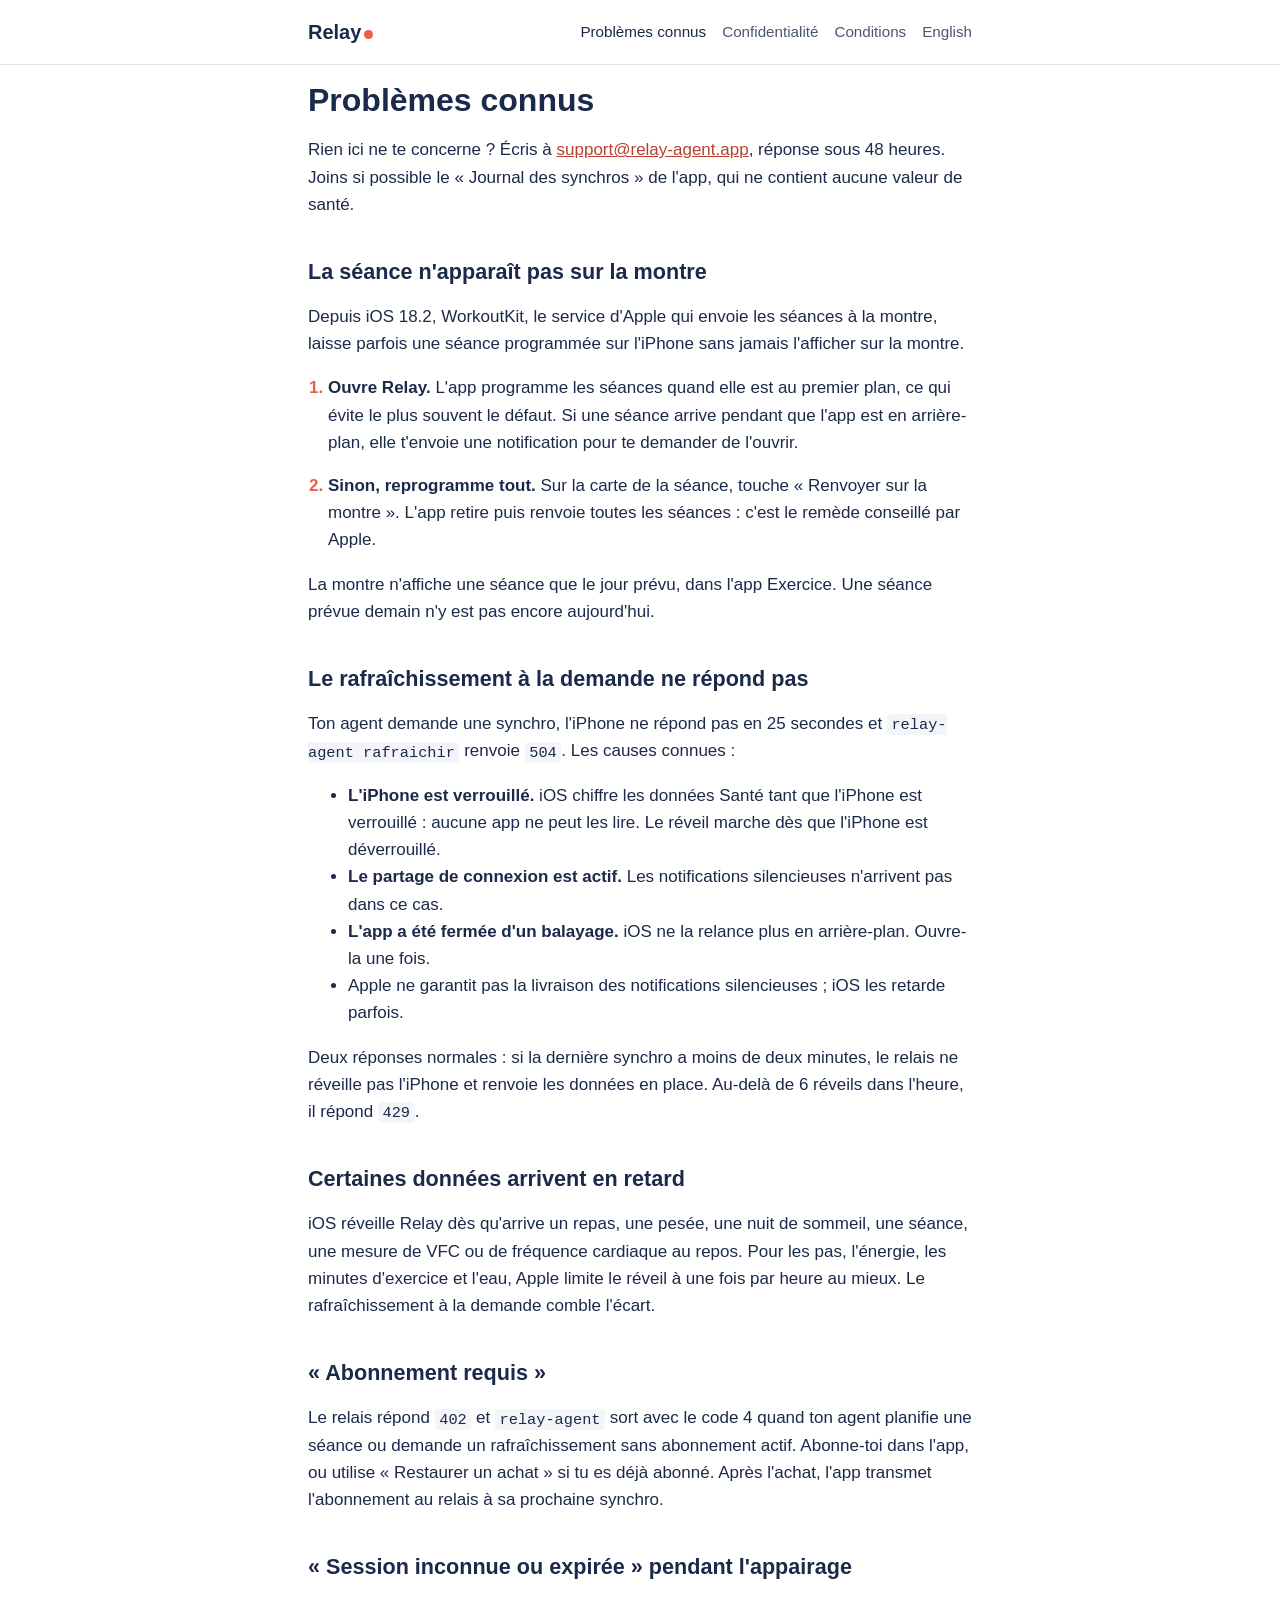
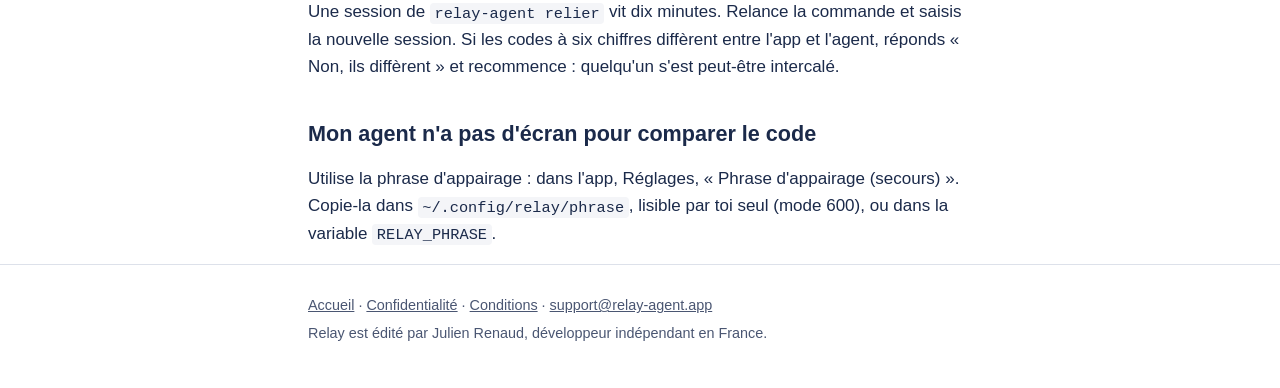
<file: site/problemes.html>
<!doctype html>
<html lang="fr">
<head>
<meta charset="utf-8">
<meta name="viewport" content="width=device-width, initial-scale=1">
<title>Problèmes connus · Relay</title>
<link rel="stylesheet" href="style.css">
<link rel="alternate" hreflang="en" href="https://relay-agent.app/en/known-issues.html">
</head>
<body>
<header class="haut">
  <div class="page">
    <a class="marque" href="./">Relay</a>
    <nav>
      <a href="problemes.html" aria-current="page">Problèmes connus</a>
      <a href="confidentialite.html">Confidentialité</a>
      <a href="conditions.html">Conditions</a>
      <a href="en/known-issues.html" hreflang="en" lang="en">English</a>
    </nav>
  </div>
</header>

<main class="page">
  <h1>Problèmes connus</h1>
  <p>Rien ici ne te concerne ? Écris à <a href="mailto:support@relay-agent.app">support@relay-agent.app</a>, réponse sous 48 heures. Joins si possible le « Journal des synchros » de l'app, qui ne contient aucune valeur de santé.</p>

  <h2>La séance n'apparaît pas sur la montre</h2>
  <p>Depuis iOS 18.2, WorkoutKit, le service d'Apple qui envoie les séances à la montre, laisse parfois une séance programmée sur l'iPhone sans jamais l'afficher sur la montre.</p>
  <ol class="etapes">
    <li><strong>Ouvre Relay.</strong> L'app programme les séances quand elle est au premier plan, ce qui évite le plus souvent le défaut. Si une séance arrive pendant que l'app est en arrière-plan, elle t'envoie une notification pour te demander de l'ouvrir.</li>
    <li><strong>Sinon, reprogramme tout.</strong> Sur la carte de la séance, touche « Renvoyer sur la montre ». L'app retire puis renvoie toutes les séances : c'est le remède conseillé par Apple.</li>
  </ol>
  <p>La montre n'affiche une séance que le jour prévu, dans l'app Exercice. Une séance prévue demain n'y est pas encore aujourd'hui.</p>

  <h2>Le rafraîchissement à la demande ne répond pas</h2>
  <p>Ton agent demande une synchro, l'iPhone ne répond pas en 25 secondes et <code>relay-agent rafraichir</code> renvoie <code>504</code>. Les causes connues :</p>
  <ul>
    <li><strong>L'iPhone est verrouillé.</strong> iOS chiffre les données Santé tant que l'iPhone est verrouillé : aucune app ne peut les lire. Le réveil marche dès que l'iPhone est déverrouillé.</li>
    <li><strong>Le partage de connexion est actif.</strong> Les notifications silencieuses n'arrivent pas dans ce cas.</li>
    <li><strong>L'app a été fermée d'un balayage.</strong> iOS ne la relance plus en arrière-plan. Ouvre-la une fois.</li>
    <li>Apple ne garantit pas la livraison des notifications silencieuses ; iOS les retarde parfois.</li>
  </ul>
  <p>Deux réponses normales : si la dernière synchro a moins de deux minutes, le relais ne réveille pas l'iPhone et renvoie les données en place. Au-delà de 6 réveils dans l'heure, il répond <code>429</code>.</p>

  <h2>Certaines données arrivent en retard</h2>
  <p>iOS réveille Relay dès qu'arrive un repas, une pesée, une nuit de sommeil, une séance, une mesure de VFC ou de fréquence cardiaque au repos. Pour les pas, l'énergie, les minutes d'exercice et l'eau, Apple limite le réveil à une fois par heure au mieux. Le rafraîchissement à la demande comble l'écart.</p>

  <h2>« Abonnement requis »</h2>
  <p>Le relais répond <code>402</code> et <code>relay-agent</code> sort avec le code 4 quand ton agent planifie une séance ou demande un rafraîchissement sans abonnement actif. Abonne-toi dans l'app, ou utilise « Restaurer un achat » si tu es déjà abonné. Après l'achat, l'app transmet l'abonnement au relais à sa prochaine synchro.</p>

  <h2>« Session inconnue ou expirée » pendant l'appairage</h2>
  <p>Une session de <code>relay-agent relier</code> vit dix minutes. Relance la commande et saisis la nouvelle session. Si les codes à six chiffres diffèrent entre l'app et l'agent, réponds « Non, ils diffèrent » et recommence : quelqu'un s'est peut-être intercalé.</p>

  <h2>Mon agent n'a pas d'écran pour comparer le code</h2>
  <p>Utilise la phrase d'appairage : dans l'app, Réglages, « Phrase d'appairage (secours) ». Copie-la dans <code>~/.config/relay/phrase</code>, lisible par toi seul (mode 600), ou dans la variable <code>RELAY_PHRASE</code>.</p>
</main>

<footer class="bas">
  <div class="page">
    <p><a href="./">Accueil</a> · <a href="confidentialite.html">Confidentialité</a> · <a href="conditions.html">Conditions</a> · <a href="mailto:support@relay-agent.app">support@relay-agent.app</a></p>
    <p>Relay est édité par Julien Renaud, développeur indépendant en France.</p>
  </div>
</footer>
</body>
</html>
</file>
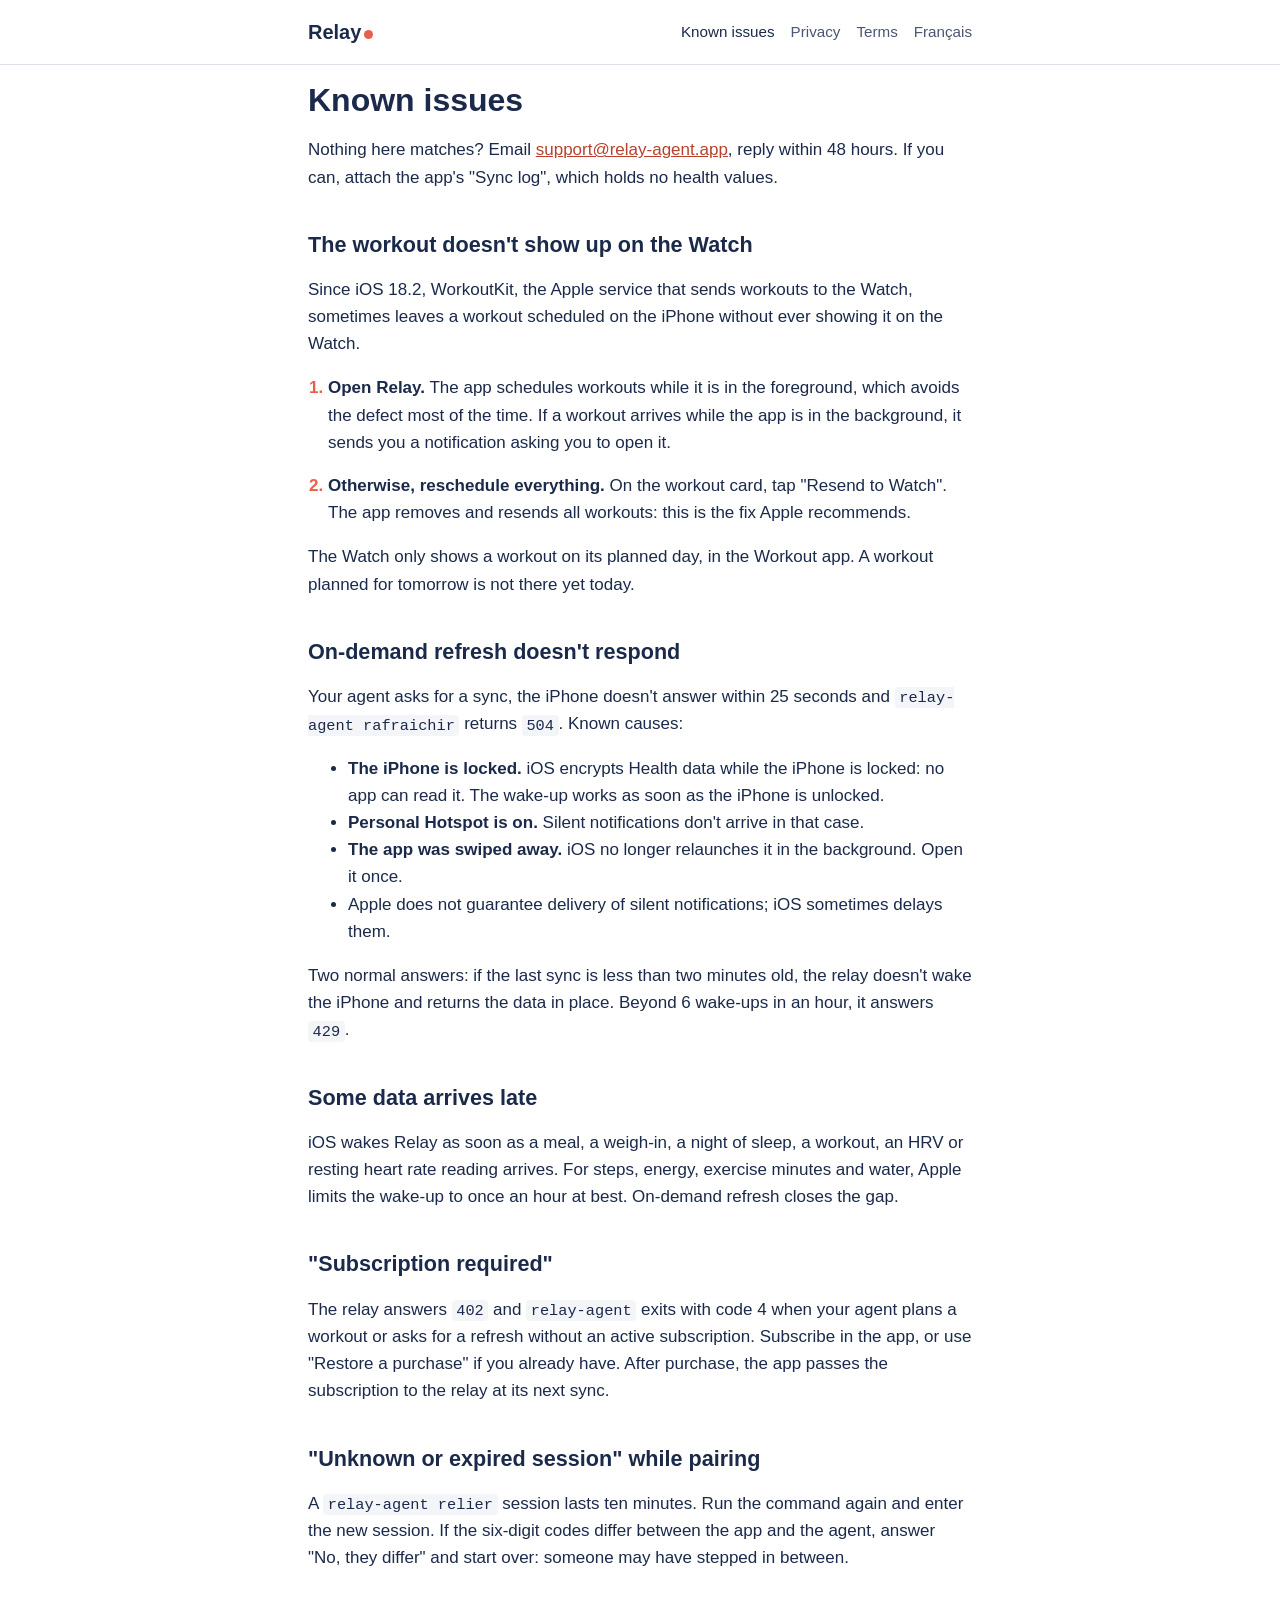
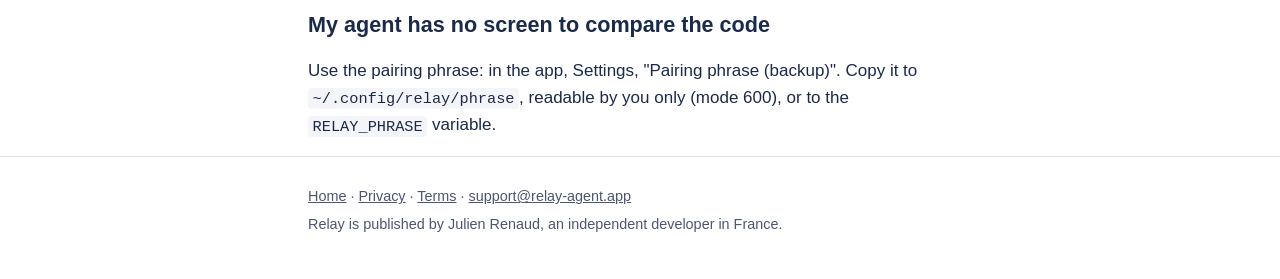
<file: site/en/known-issues.html>
<!doctype html>
<html lang="en">
<head>
<meta charset="utf-8">
<meta name="viewport" content="width=device-width, initial-scale=1">
<title>Known issues · Relay</title>
<link rel="stylesheet" href="../style.css">
<link rel="alternate" hreflang="fr" href="https://relay-agent.app/problemes.html">
</head>
<body>
<header class="haut">
  <div class="page">
    <a class="marque" href="./">Relay</a>
    <nav>
      <a href="known-issues.html" aria-current="page">Known issues</a>
      <a href="privacy.html">Privacy</a>
      <a href="terms.html">Terms</a>
      <a href="../problemes.html" hreflang="fr" lang="fr">Français</a>
    </nav>
  </div>
</header>

<main class="page">
  <h1>Known issues</h1>
  <p>Nothing here matches? Email <a href="mailto:support@relay-agent.app">support@relay-agent.app</a>, reply within 48 hours. If you can, attach the app's "Sync log", which holds no health values.</p>

  <h2>The workout doesn't show up on the Watch</h2>
  <p>Since iOS 18.2, WorkoutKit, the Apple service that sends workouts to the Watch, sometimes leaves a workout scheduled on the iPhone without ever showing it on the Watch.</p>
  <ol class="etapes">
    <li><strong>Open Relay.</strong> The app schedules workouts while it is in the foreground, which avoids the defect most of the time. If a workout arrives while the app is in the background, it sends you a notification asking you to open it.</li>
    <li><strong>Otherwise, reschedule everything.</strong> On the workout card, tap "Resend to Watch". The app removes and resends all workouts: this is the fix Apple recommends.</li>
  </ol>
  <p>The Watch only shows a workout on its planned day, in the Workout app. A workout planned for tomorrow is not there yet today.</p>

  <h2>On-demand refresh doesn't respond</h2>
  <p>Your agent asks for a sync, the iPhone doesn't answer within 25 seconds and <code>relay-agent rafraichir</code> returns <code>504</code>. Known causes:</p>
  <ul>
    <li><strong>The iPhone is locked.</strong> iOS encrypts Health data while the iPhone is locked: no app can read it. The wake-up works as soon as the iPhone is unlocked.</li>
    <li><strong>Personal Hotspot is on.</strong> Silent notifications don't arrive in that case.</li>
    <li><strong>The app was swiped away.</strong> iOS no longer relaunches it in the background. Open it once.</li>
    <li>Apple does not guarantee delivery of silent notifications; iOS sometimes delays them.</li>
  </ul>
  <p>Two normal answers: if the last sync is less than two minutes old, the relay doesn't wake the iPhone and returns the data in place. Beyond 6 wake-ups in an hour, it answers <code>429</code>.</p>

  <h2>Some data arrives late</h2>
  <p>iOS wakes Relay as soon as a meal, a weigh-in, a night of sleep, a workout, an HRV or resting heart rate reading arrives. For steps, energy, exercise minutes and water, Apple limits the wake-up to once an hour at best. On-demand refresh closes the gap.</p>

  <h2>"Subscription required"</h2>
  <p>The relay answers <code>402</code> and <code>relay-agent</code> exits with code 4 when your agent plans a workout or asks for a refresh without an active subscription. Subscribe in the app, or use "Restore a purchase" if you already have. After purchase, the app passes the subscription to the relay at its next sync.</p>

  <h2>"Unknown or expired session" while pairing</h2>
  <p>A <code>relay-agent relier</code> session lasts ten minutes. Run the command again and enter the new session. If the six-digit codes differ between the app and the agent, answer "No, they differ" and start over: someone may have stepped in between.</p>

  <h2>My agent has no screen to compare the code</h2>
  <p>Use the pairing phrase: in the app, Settings, "Pairing phrase (backup)". Copy it to <code>~/.config/relay/phrase</code>, readable by you only (mode 600), or to the <code>RELAY_PHRASE</code> variable.</p>
</main>

<footer class="bas">
  <div class="page">
    <p><a href="./">Home</a> · <a href="privacy.html">Privacy</a> · <a href="terms.html">Terms</a> · <a href="mailto:support@relay-agent.app">support@relay-agent.app</a></p>
    <p>Relay is published by Julien Renaud, an independent developer in France.</p>
  </div>
</footer>
</body>
</html>
</file>
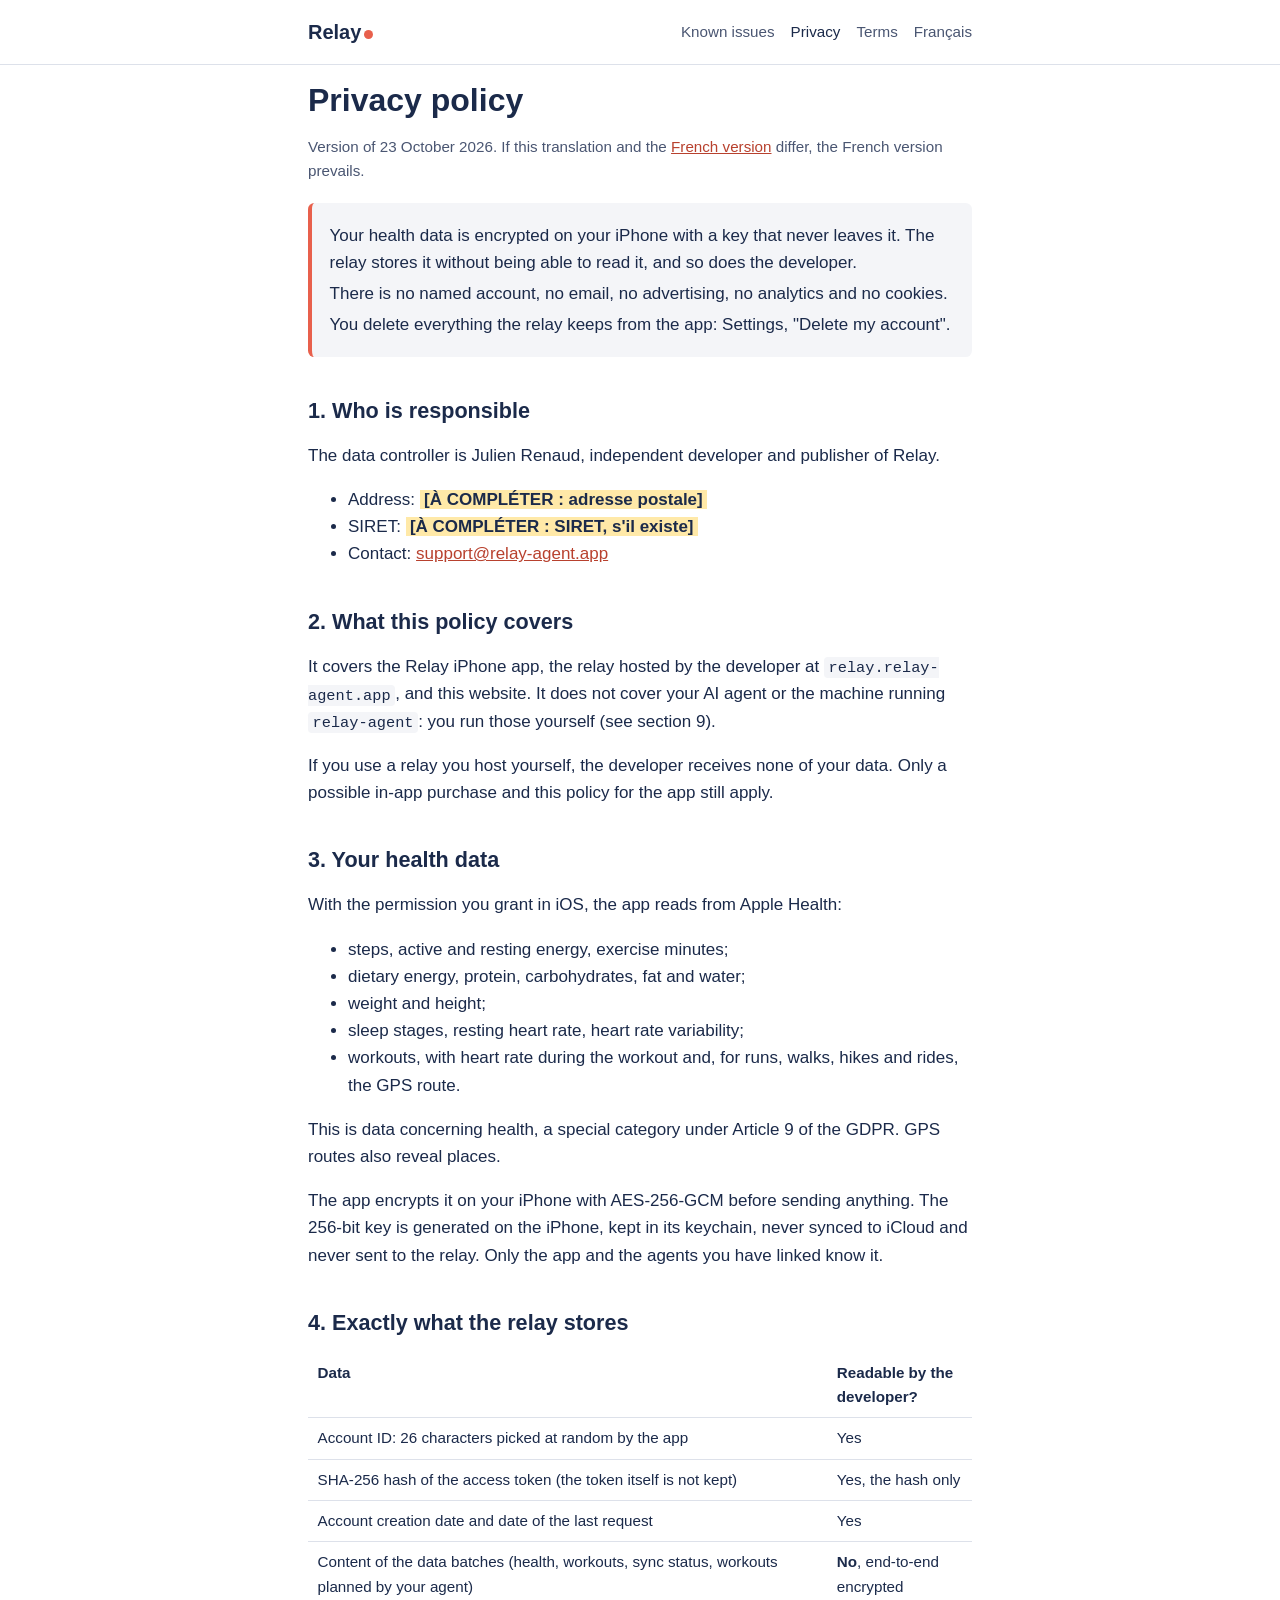
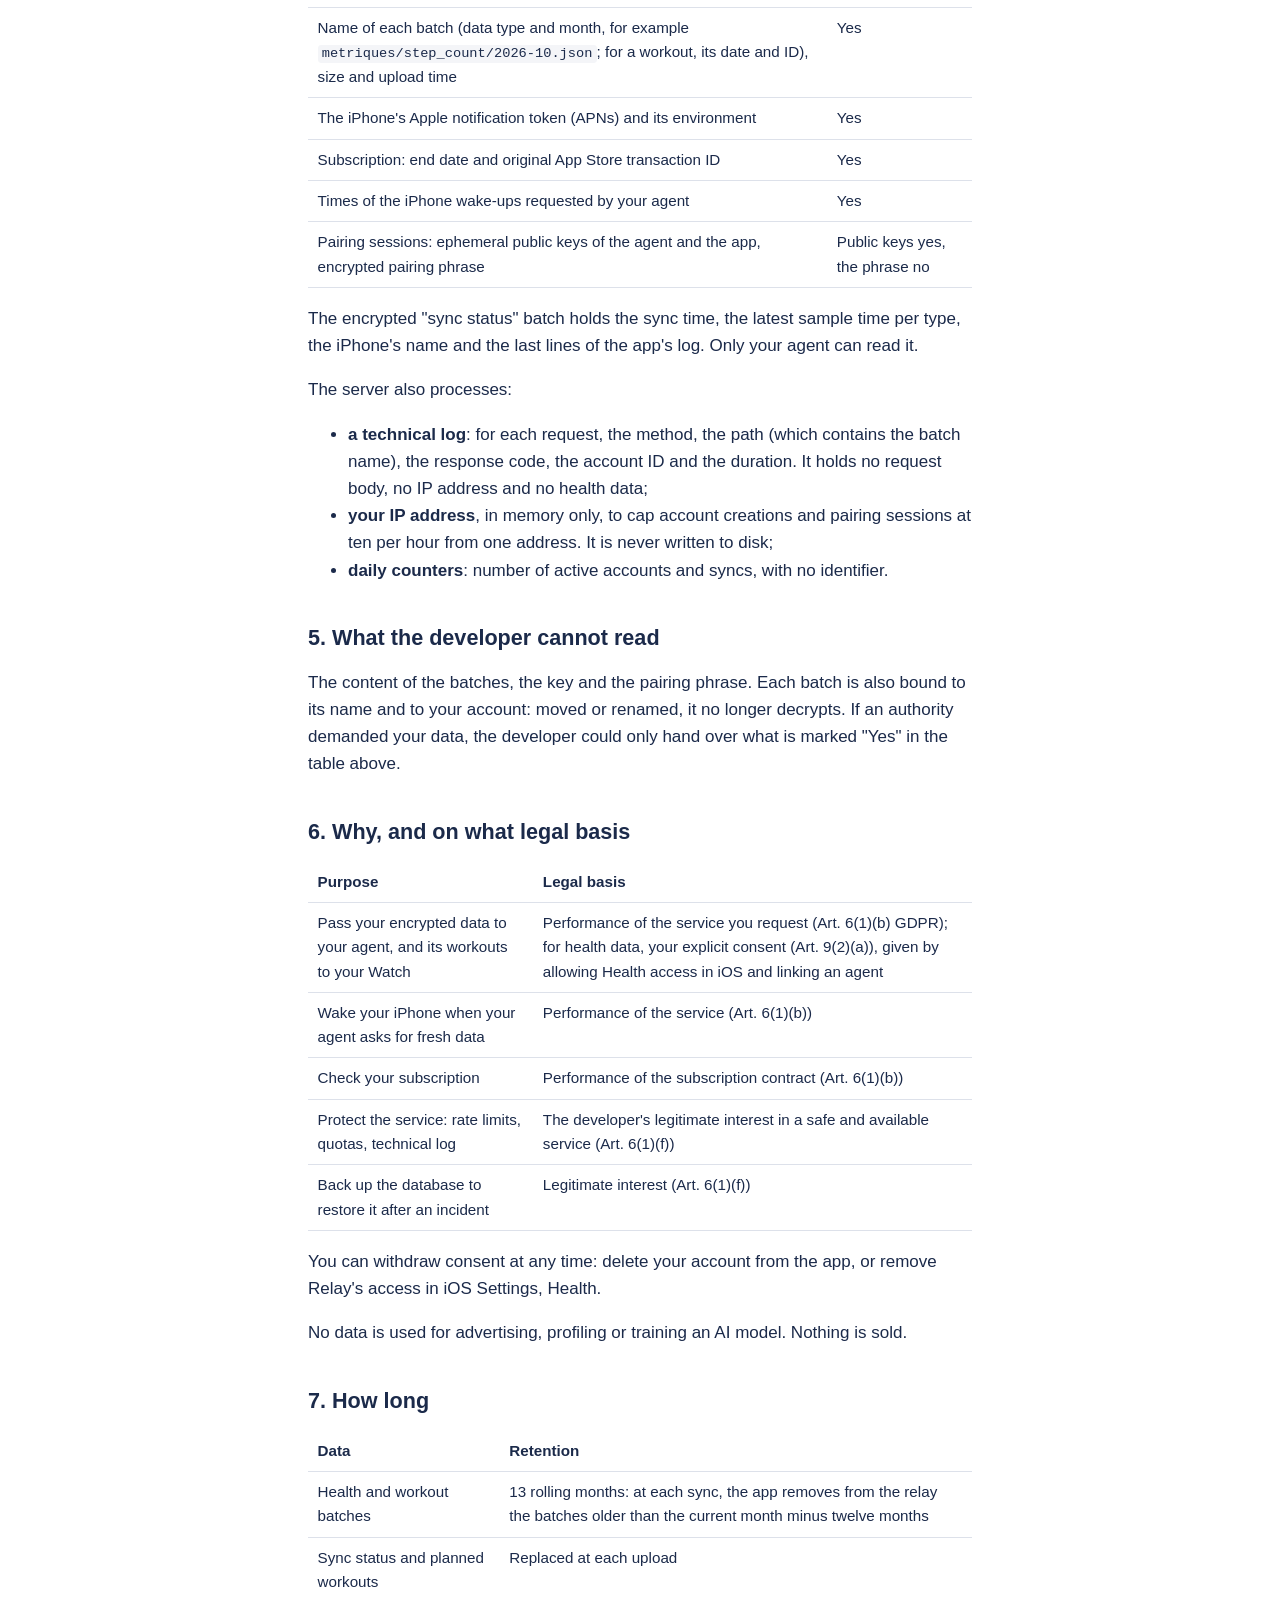
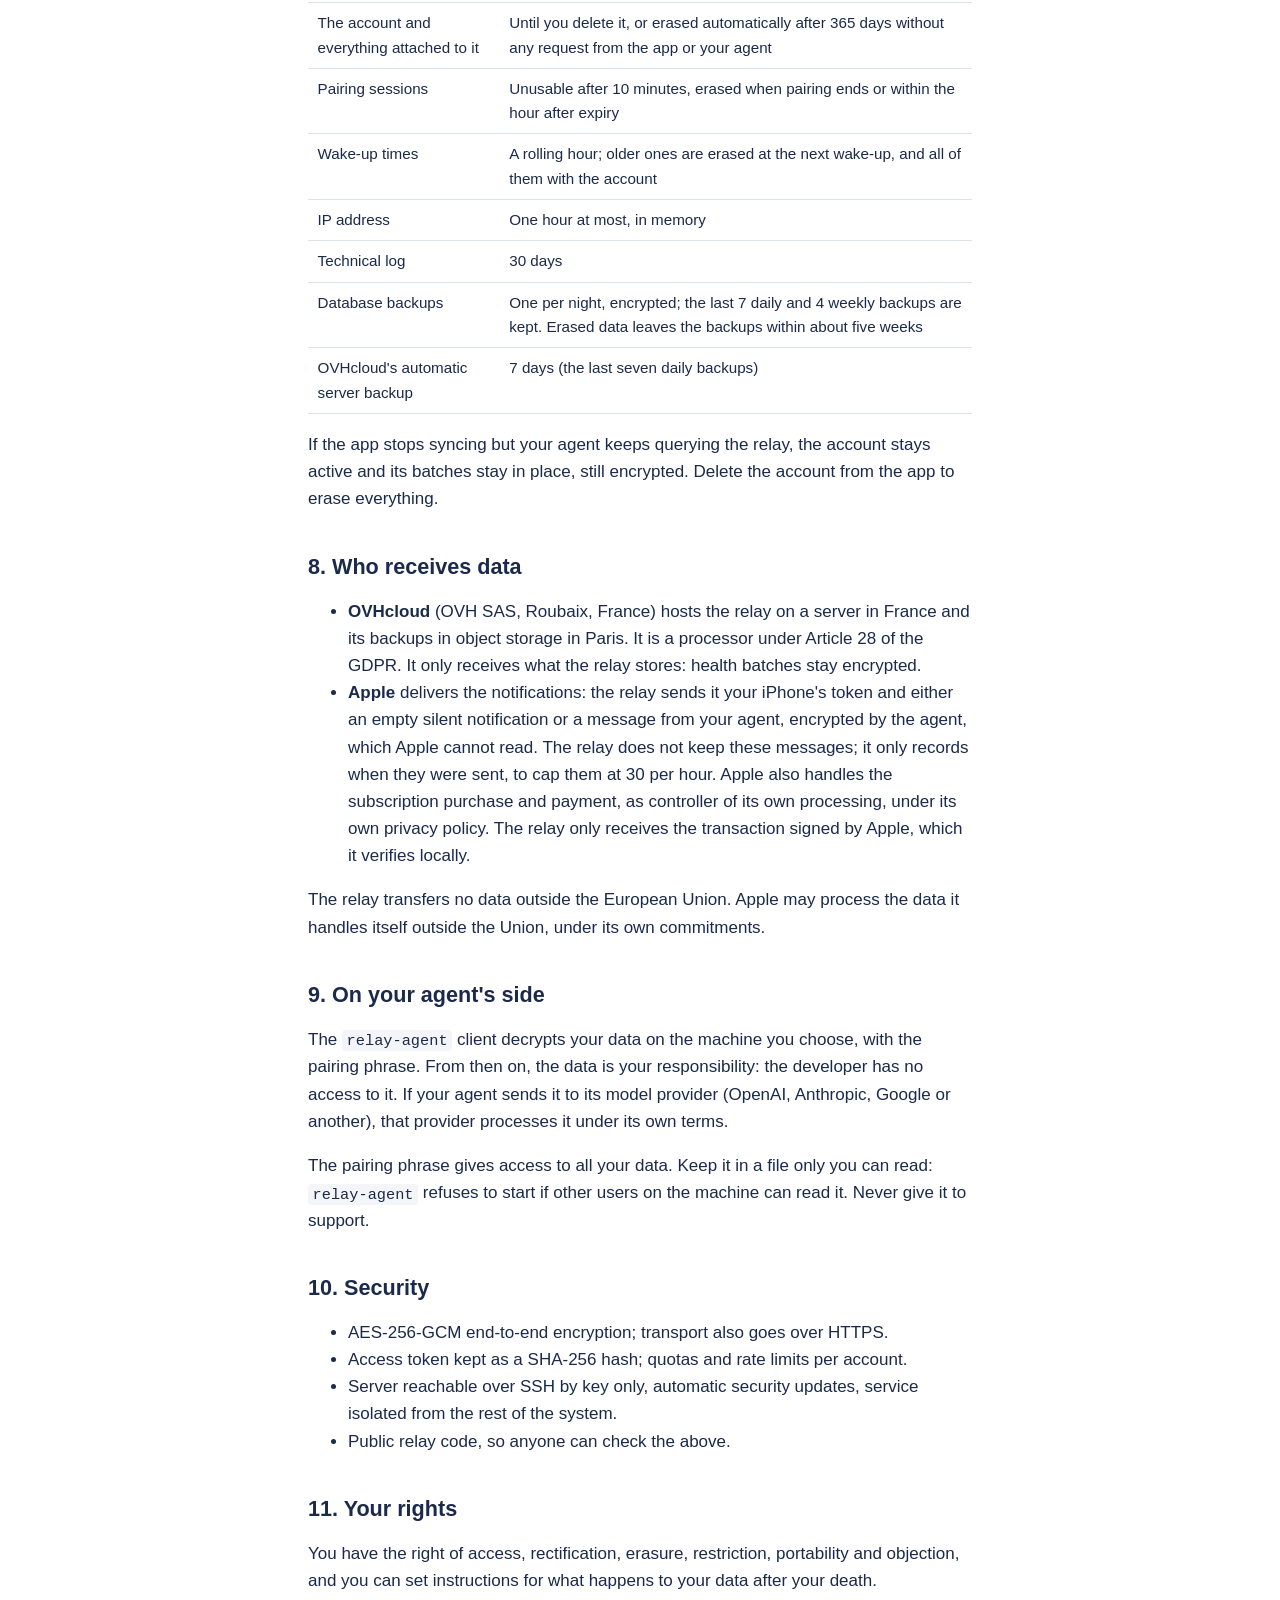
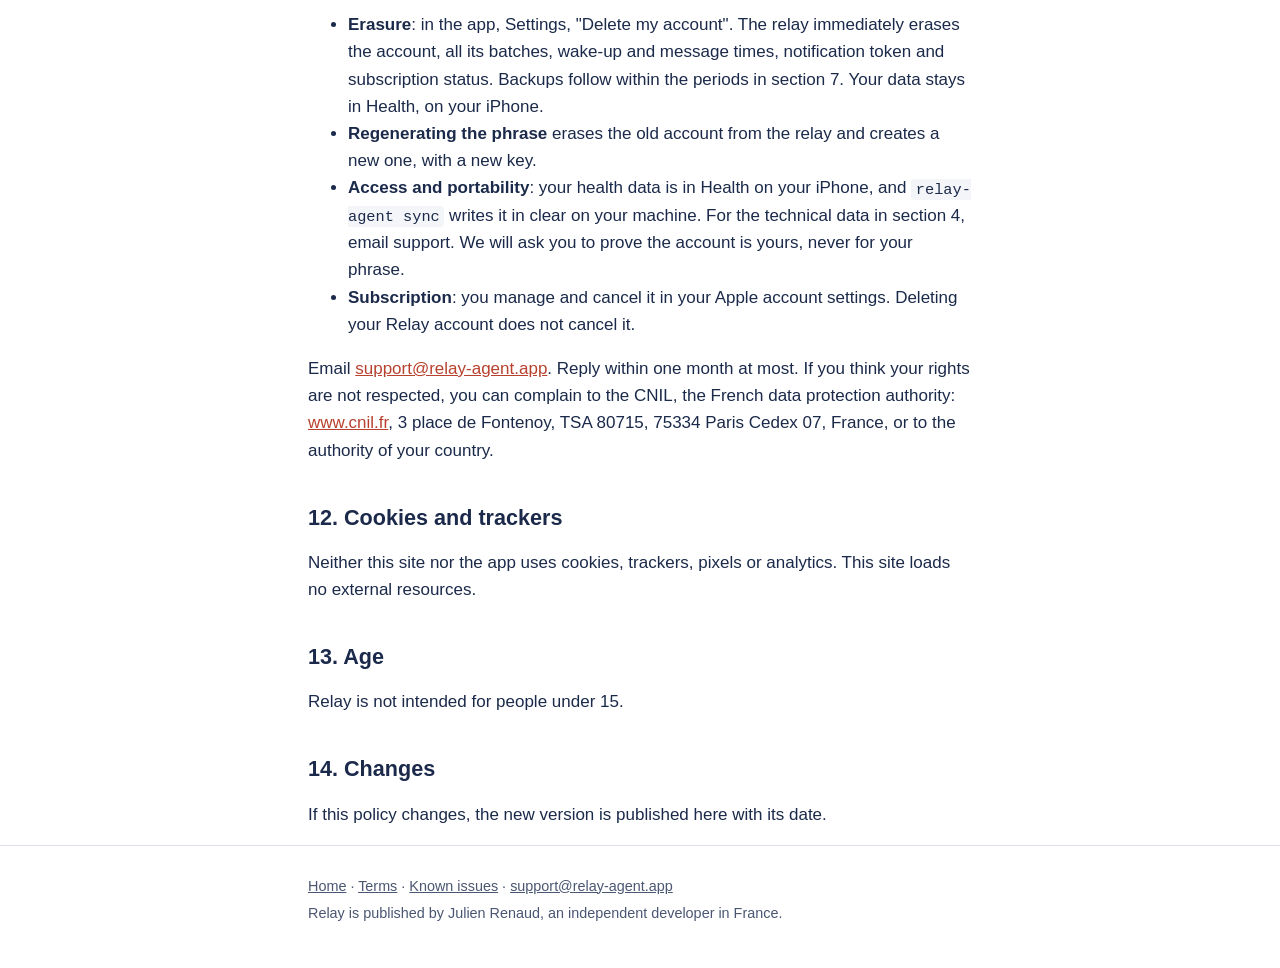
<file: site/en/privacy.html>
<!doctype html>
<!-- Projet rédigé à partir du code. À faire relire par un avocat avant la mise en vente. La version française fait foi. -->
<html lang="en">
<head>
<meta charset="utf-8">
<meta name="viewport" content="width=device-width, initial-scale=1">
<title>Privacy policy · Relay</title>
<link rel="stylesheet" href="../style.css">
<link rel="alternate" hreflang="fr" href="https://relay-agent.app/confidentialite.html">
</head>
<body>
<header class="haut">
  <div class="page">
    <a class="marque" href="./">Relay</a>
    <nav>
      <a href="known-issues.html">Known issues</a>
      <a href="privacy.html" aria-current="page">Privacy</a>
      <a href="terms.html">Terms</a>
      <a href="../confidentialite.html" hreflang="fr" lang="fr">Français</a>
    </nav>
  </div>
</header>

<main class="page">
  <h1>Privacy policy</h1>
  <p class="date">Version of 23 October 2026. If this translation and the <a href="../confidentialite.html">French version</a> differ, the French version prevails.</p>

  <div class="encadre">
    <p>Your health data is encrypted on your iPhone with a key that never leaves it. The relay stores it without being able to read it, and so does the developer.</p>
    <p>There is no named account, no email, no advertising, no analytics and no cookies.</p>
    <p>You delete everything the relay keeps from the app: Settings, "Delete my account".</p>
  </div>

  <h2>1. Who is responsible</h2>
  <p>The data controller is Julien Renaud, independent developer and publisher of Relay.</p>
  <ul>
    <li>Address: <span class="a-completer">[À COMPLÉTER : adresse postale]</span></li>
    <li>SIRET: <span class="a-completer">[À COMPLÉTER : SIRET, s'il existe]</span></li>
    <li>Contact: <a href="mailto:support@relay-agent.app">support@relay-agent.app</a></li>
  </ul>

  <h2>2. What this policy covers</h2>
  <p>It covers the Relay iPhone app, the relay hosted by the developer at <code>relay.relay-agent.app</code>, and this website. It does not cover your AI agent or the machine running <code>relay-agent</code>: you run those yourself (see section 9).</p>
  <p>If you use a relay you host yourself, the developer receives none of your data. Only a possible in-app purchase and this policy for the app still apply.</p>

  <h2>3. Your health data</h2>
  <p>With the permission you grant in iOS, the app reads from Apple Health:</p>
  <ul>
    <li>steps, active and resting energy, exercise minutes;</li>
    <li>dietary energy, protein, carbohydrates, fat and water;</li>
    <li>weight and height;</li>
    <li>sleep stages, resting heart rate, heart rate variability;</li>
    <li>workouts, with heart rate during the workout and, for runs, walks, hikes and rides, the GPS route.</li>
  </ul>
  <p>This is data concerning health, a special category under Article 9 of the GDPR. GPS routes also reveal places.</p>
  <p>The app encrypts it on your iPhone with AES-256-GCM before sending anything. The 256-bit key is generated on the iPhone, kept in its keychain, never synced to iCloud and never sent to the relay. Only the app and the agents you have linked know it.</p>

  <h2>4. Exactly what the relay stores</h2>
  <div class="tableau">
  <table>
    <tr><th>Data</th><th>Readable by the developer?</th></tr>
    <tr><td>Account ID: 26 characters picked at random by the app</td><td>Yes</td></tr>
    <tr><td>SHA-256 hash of the access token (the token itself is not kept)</td><td>Yes, the hash only</td></tr>
    <tr><td>Account creation date and date of the last request</td><td>Yes</td></tr>
    <tr><td>Content of the data batches (health, workouts, sync status, workouts planned by your agent)</td><td><strong>No</strong>, end-to-end encrypted</td></tr>
    <tr><td>Name of each batch (data type and month, for example <code>metriques/step_count/2026-10.json</code>; for a workout, its date and ID), size and upload time</td><td>Yes</td></tr>
    <tr><td>The iPhone's Apple notification token (APNs) and its environment</td><td>Yes</td></tr>
    <tr><td>Subscription: end date and original App Store transaction ID</td><td>Yes</td></tr>
    <tr><td>Times of the iPhone wake-ups requested by your agent</td><td>Yes</td></tr>
    <tr><td>Pairing sessions: ephemeral public keys of the agent and the app, encrypted pairing phrase</td><td>Public keys yes, the phrase no</td></tr>
  </table>
  </div>
  <p>The encrypted "sync status" batch holds the sync time, the latest sample time per type, the iPhone's name and the last lines of the app's log. Only your agent can read it.</p>
  <p>The server also processes:</p>
  <ul>
    <li><strong>a technical log</strong>: for each request, the method, the path (which contains the batch name), the response code, the account ID and the duration. It holds no request body, no IP address and no health data;</li>
    <li><strong>your IP address</strong>, in memory only, to cap account creations and pairing sessions at ten per hour from one address. It is never written to disk;</li>
    <li><strong>daily counters</strong>: number of active accounts and syncs, with no identifier.</li>
  </ul>

  <h2>5. What the developer cannot read</h2>
  <p>The content of the batches, the key and the pairing phrase. Each batch is also bound to its name and to your account: moved or renamed, it no longer decrypts. If an authority demanded your data, the developer could only hand over what is marked "Yes" in the table above.</p>

  <h2>6. Why, and on what legal basis</h2>
  <div class="tableau">
  <table>
    <tr><th>Purpose</th><th>Legal basis</th></tr>
    <tr><td>Pass your encrypted data to your agent, and its workouts to your Watch</td><td>Performance of the service you request (Art. 6(1)(b) GDPR); for health data, your explicit consent (Art. 9(2)(a)), given by allowing Health access in iOS and linking an agent</td></tr>
    <tr><td>Wake your iPhone when your agent asks for fresh data</td><td>Performance of the service (Art. 6(1)(b))</td></tr>
    <tr><td>Check your subscription</td><td>Performance of the subscription contract (Art. 6(1)(b))</td></tr>
    <tr><td>Protect the service: rate limits, quotas, technical log</td><td>The developer's legitimate interest in a safe and available service (Art. 6(1)(f))</td></tr>
    <tr><td>Back up the database to restore it after an incident</td><td>Legitimate interest (Art. 6(1)(f))</td></tr>
  </table>
  </div>
  <p>You can withdraw consent at any time: delete your account from the app, or remove Relay's access in iOS Settings, Health.</p>
  <p>No data is used for advertising, profiling or training an AI model. Nothing is sold.</p>

  <h2>7. How long</h2>
  <div class="tableau">
  <table>
    <tr><th>Data</th><th>Retention</th></tr>
    <tr><td>Health and workout batches</td><td>13 rolling months: at each sync, the app removes from the relay the batches older than the current month minus twelve months</td></tr>
    <tr><td>Sync status and planned workouts</td><td>Replaced at each upload</td></tr>
    <tr><td>The account and everything attached to it</td><td>Until you delete it, or erased automatically after 365 days without any request from the app or your agent</td></tr>
    <tr><td>Pairing sessions</td><td>Unusable after 10 minutes, erased when pairing ends or within the hour after expiry</td></tr>
    <tr><td>Wake-up times</td><td>A rolling hour; older ones are erased at the next wake-up, and all of them with the account</td></tr>
    <tr><td>IP address</td><td>One hour at most, in memory</td></tr>
    <tr><td>Technical log</td><td>30 days</td></tr>
    <tr><td>Database backups</td><td>One per night, encrypted; the last 7 daily and 4 weekly backups are kept. Erased data leaves the backups within about five weeks</td></tr>
    <tr><td>OVHcloud's automatic server backup</td><td>7 days (the last seven daily backups)</td></tr>
  </table>
  </div>
  <p>If the app stops syncing but your agent keeps querying the relay, the account stays active and its batches stay in place, still encrypted. Delete the account from the app to erase everything.</p>

  <h2>8. Who receives data</h2>
  <ul>
    <li><strong>OVHcloud</strong> (OVH SAS, Roubaix, France) hosts the relay on a server in France and its backups in object storage in Paris. It is a processor under Article 28 of the GDPR. It only receives what the relay stores: health batches stay encrypted.</li>
    <li><strong>Apple</strong> delivers the notifications: the relay sends it your iPhone's token and either an empty silent notification or a message from your agent, encrypted by the agent, which Apple cannot read. The relay does not keep these messages; it only records when they were sent, to cap them at 30 per hour. Apple also handles the subscription purchase and payment, as controller of its own processing, under its own privacy policy. The relay only receives the transaction signed by Apple, which it verifies locally.</li>
  </ul>
  <p>The relay transfers no data outside the European Union. Apple may process the data it handles itself outside the Union, under its own commitments.</p>

  <h2>9. On your agent's side</h2>
  <p>The <code>relay-agent</code> client decrypts your data on the machine you choose, with the pairing phrase. From then on, the data is your responsibility: the developer has no access to it. If your agent sends it to its model provider (OpenAI, Anthropic, Google or another), that provider processes it under its own terms.</p>
  <p>The pairing phrase gives access to all your data. Keep it in a file only you can read: <code>relay-agent</code> refuses to start if other users on the machine can read it. Never give it to support.</p>

  <h2>10. Security</h2>
  <ul>
    <li>AES-256-GCM end-to-end encryption; transport also goes over HTTPS.</li>
    <li>Access token kept as a SHA-256 hash; quotas and rate limits per account.</li>
    <li>Server reachable over SSH by key only, automatic security updates, service isolated from the rest of the system.</li>
    <li>Public relay code, so anyone can check the above.</li>
  </ul>

  <h2>11. Your rights</h2>
  <p>You have the right of access, rectification, erasure, restriction, portability and objection, and you can set instructions for what happens to your data after your death.</p>
  <ul>
    <li><strong>Erasure</strong>: in the app, Settings, "Delete my account". The relay immediately erases the account, all its batches, wake-up and message times, notification token and subscription status. Backups follow within the periods in section 7. Your data stays in Health, on your iPhone.</li>
    <li><strong>Regenerating the phrase</strong> erases the old account from the relay and creates a new one, with a new key.</li>
    <li><strong>Access and portability</strong>: your health data is in Health on your iPhone, and <code>relay-agent sync</code> writes it in clear on your machine. For the technical data in section 4, email support. We will ask you to prove the account is yours, never for your phrase.</li>
    <li><strong>Subscription</strong>: you manage and cancel it in your Apple account settings. Deleting your Relay account does not cancel it.</li>
  </ul>
  <p>Email <a href="mailto:support@relay-agent.app">support@relay-agent.app</a>. Reply within one month at most. If you think your rights are not respected, you can complain to the CNIL, the French data protection authority: <a href="https://www.cnil.fr">www.cnil.fr</a>, 3 place de Fontenoy, TSA 80715, 75334 Paris Cedex 07, France, or to the authority of your country.</p>

  <h2>12. Cookies and trackers</h2>
  <p>Neither this site nor the app uses cookies, trackers, pixels or analytics. This site loads no external resources.</p>

  <h2>13. Age</h2>
  <p>Relay is not intended for people under 15.</p>

  <h2>14. Changes</h2>
  <p>If this policy changes, the new version is published here with its date.</p>
</main>

<footer class="bas">
  <div class="page">
    <p><a href="./">Home</a> · <a href="terms.html">Terms</a> · <a href="known-issues.html">Known issues</a> · <a href="mailto:support@relay-agent.app">support@relay-agent.app</a></p>
    <p>Relay is published by Julien Renaud, an independent developer in France.</p>
  </div>
</footer>
</body>
</html>
</file>
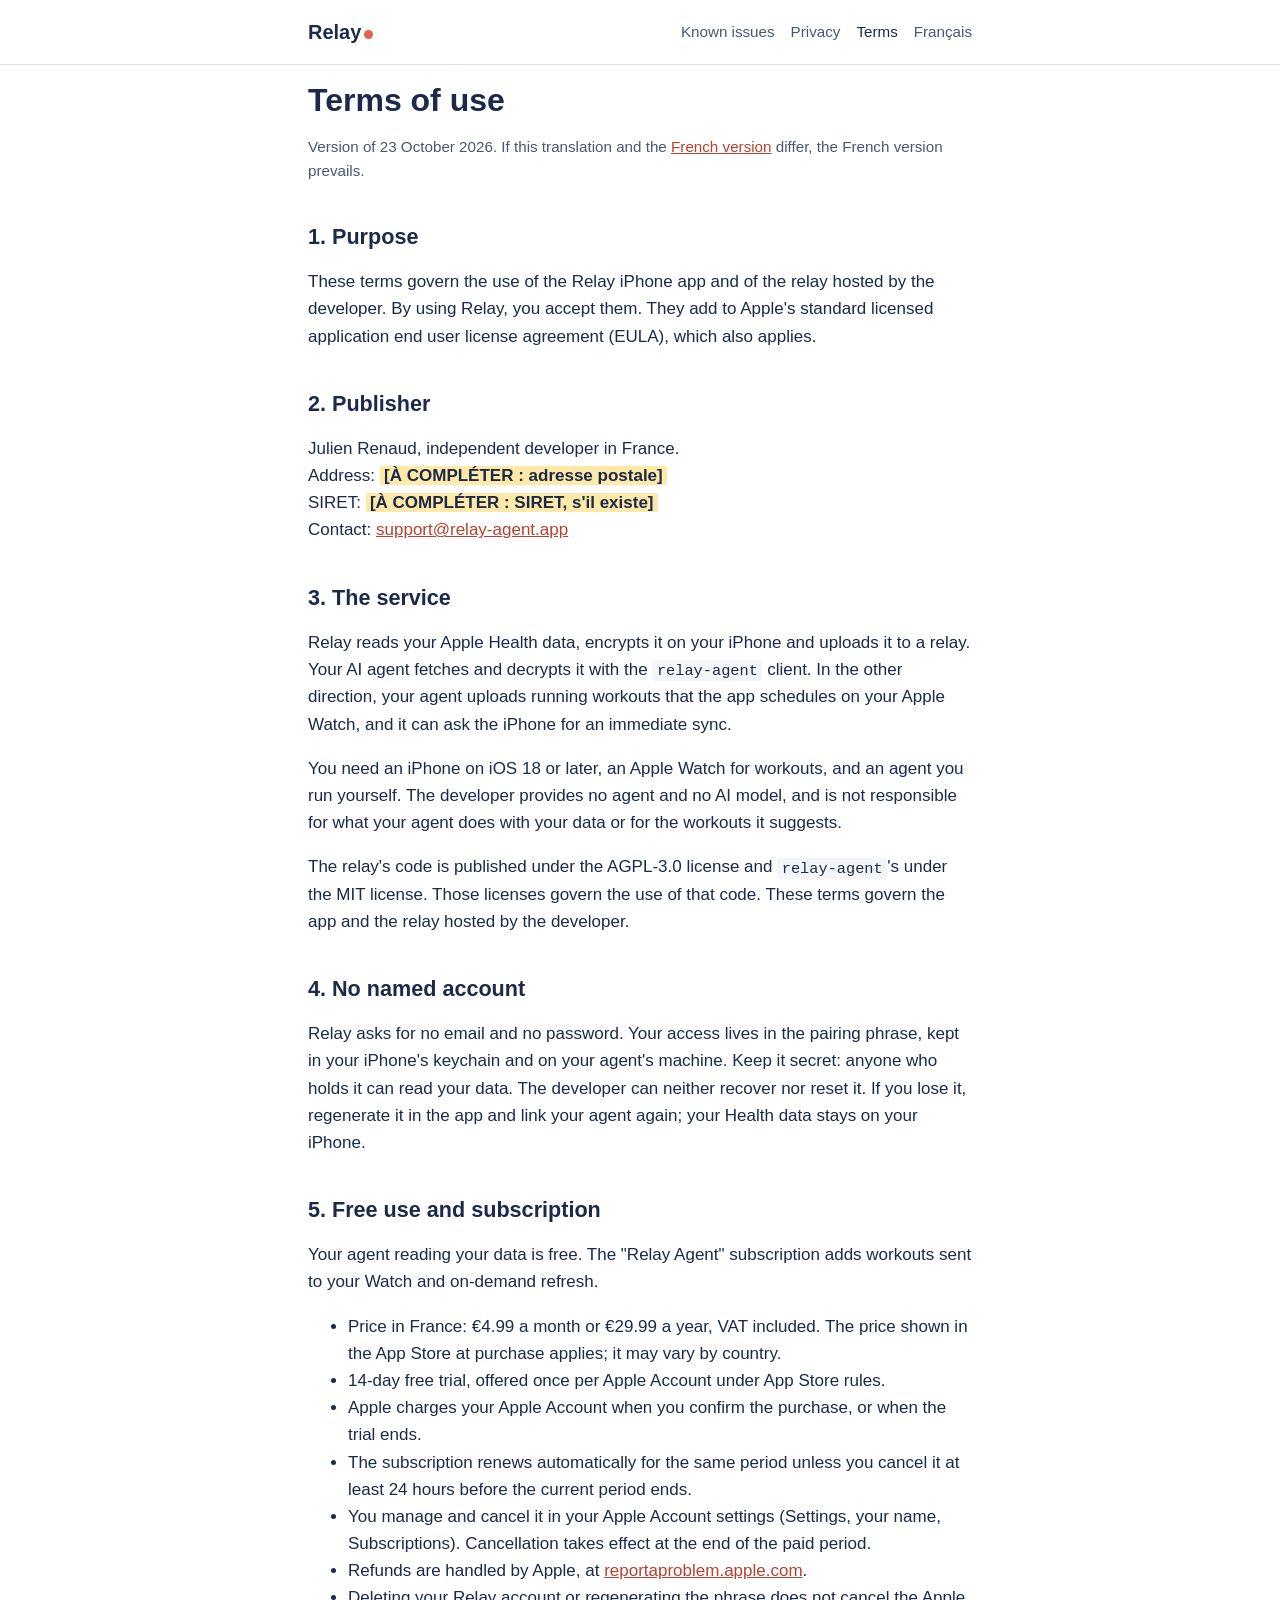
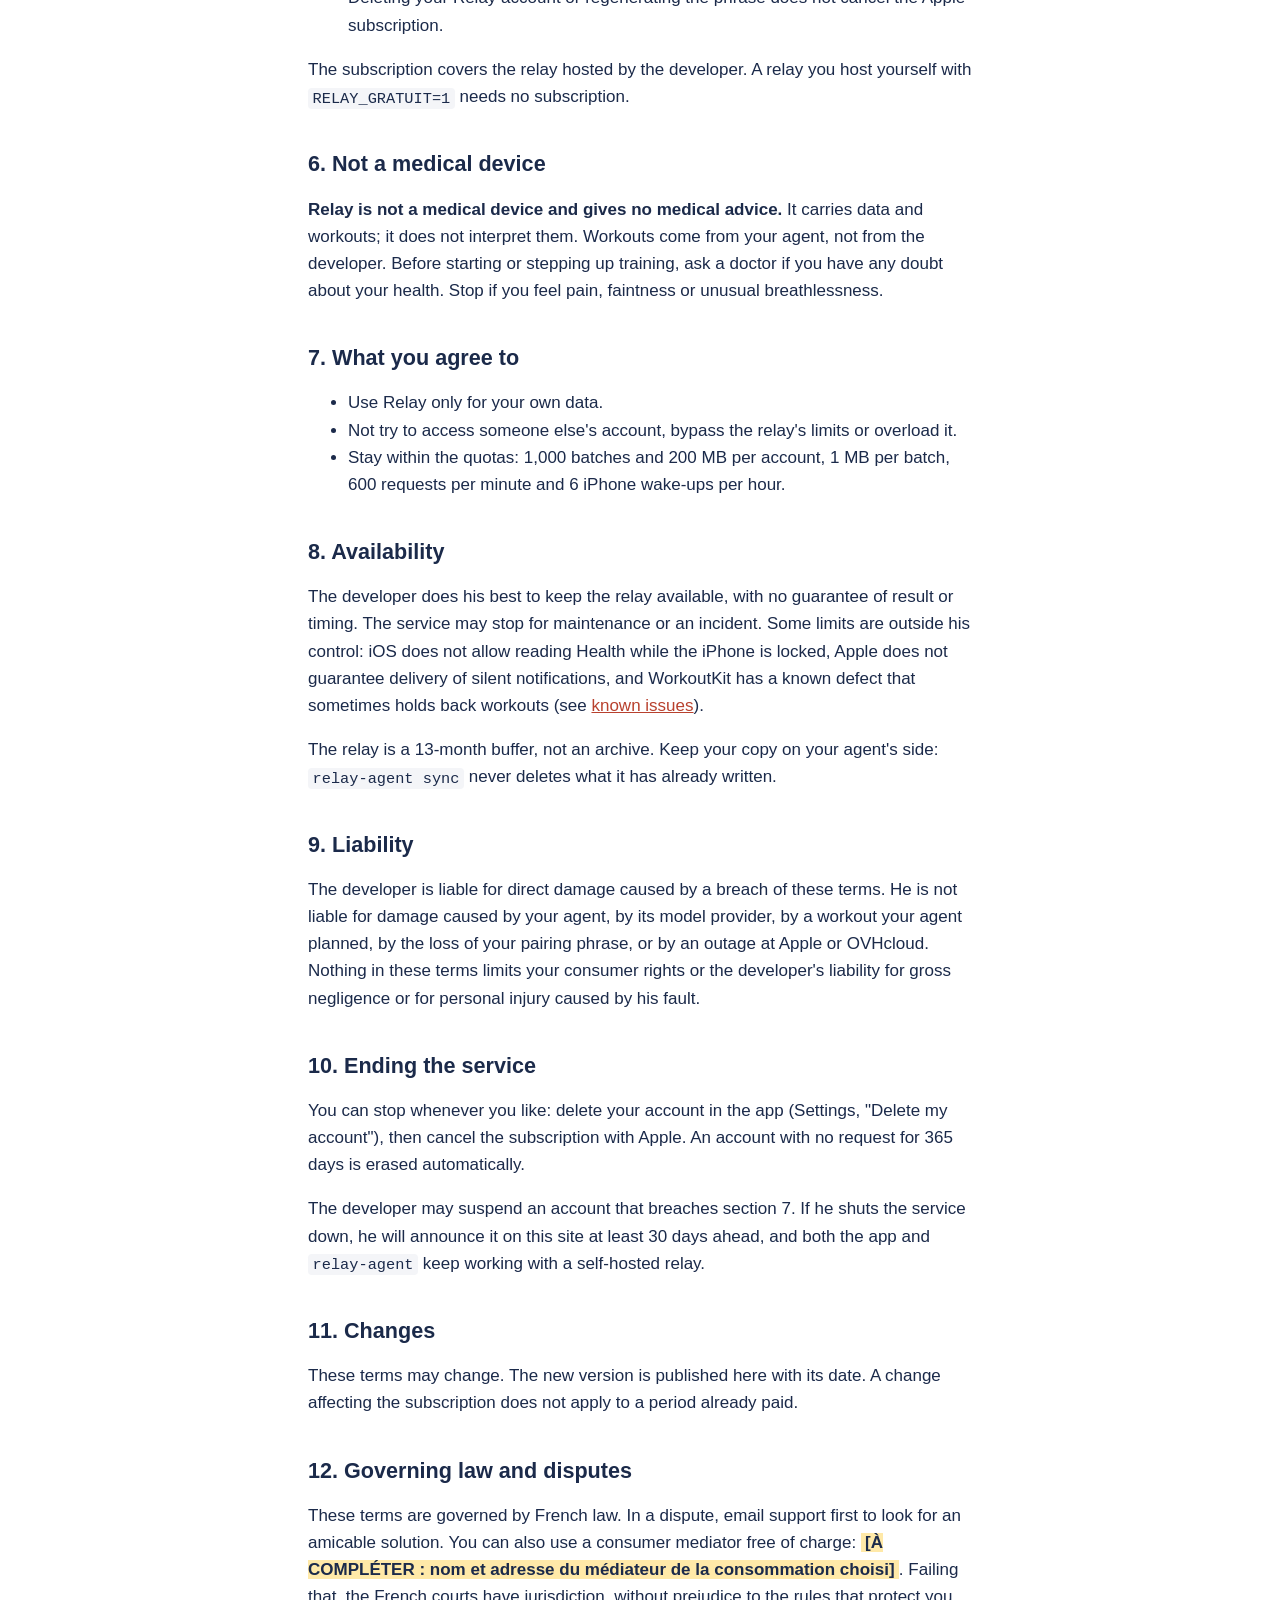
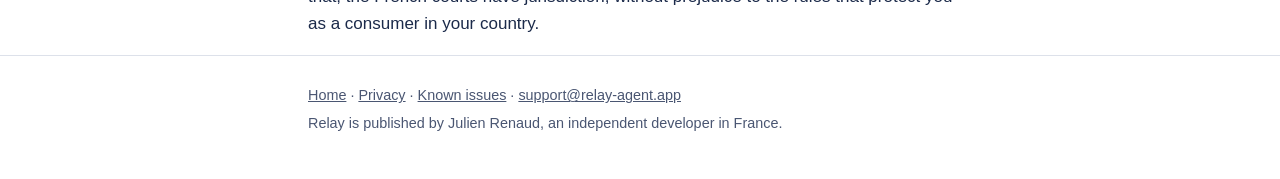
<file: site/en/terms.html>
<!doctype html>
<!-- Projet rédigé à partir du code. À faire relire par un avocat avant la mise en vente. La version française fait foi. -->
<html lang="en">
<head>
<meta charset="utf-8">
<meta name="viewport" content="width=device-width, initial-scale=1">
<title>Terms of use · Relay</title>
<link rel="stylesheet" href="../style.css">
<link rel="alternate" hreflang="fr" href="https://relay-agent.app/conditions.html">
</head>
<body>
<header class="haut">
  <div class="page">
    <a class="marque" href="./">Relay</a>
    <nav>
      <a href="known-issues.html">Known issues</a>
      <a href="privacy.html">Privacy</a>
      <a href="terms.html" aria-current="page">Terms</a>
      <a href="../conditions.html" hreflang="fr" lang="fr">Français</a>
    </nav>
  </div>
</header>

<main class="page">
  <h1>Terms of use</h1>
  <p class="date">Version of 23 October 2026. If this translation and the <a href="../conditions.html">French version</a> differ, the French version prevails.</p>

  <h2>1. Purpose</h2>
  <p>These terms govern the use of the Relay iPhone app and of the relay hosted by the developer. By using Relay, you accept them. They add to Apple's standard licensed application end user license agreement (EULA), which also applies.</p>

  <h2>2. Publisher</h2>
  <p>Julien Renaud, independent developer in France.<br>
  Address: <span class="a-completer">[À COMPLÉTER : adresse postale]</span><br>
  SIRET: <span class="a-completer">[À COMPLÉTER : SIRET, s'il existe]</span><br>
  Contact: <a href="mailto:support@relay-agent.app">support@relay-agent.app</a></p>

  <h2>3. The service</h2>
  <p>Relay reads your Apple Health data, encrypts it on your iPhone and uploads it to a relay. Your AI agent fetches and decrypts it with the <code>relay-agent</code> client. In the other direction, your agent uploads running workouts that the app schedules on your Apple Watch, and it can ask the iPhone for an immediate sync.</p>
  <p>You need an iPhone on iOS 18 or later, an Apple Watch for workouts, and an agent you run yourself. The developer provides no agent and no AI model, and is not responsible for what your agent does with your data or for the workouts it suggests.</p>
  <p>The relay's code is published under the AGPL-3.0 license and <code>relay-agent</code>'s under the MIT license. Those licenses govern the use of that code. These terms govern the app and the relay hosted by the developer.</p>

  <h2>4. No named account</h2>
  <p>Relay asks for no email and no password. Your access lives in the pairing phrase, kept in your iPhone's keychain and on your agent's machine. Keep it secret: anyone who holds it can read your data. The developer can neither recover nor reset it. If you lose it, regenerate it in the app and link your agent again; your Health data stays on your iPhone.</p>

  <h2>5. Free use and subscription</h2>
  <p>Your agent reading your data is free. The "Relay Agent" subscription adds workouts sent to your Watch and on-demand refresh.</p>
  <ul>
    <li>Price in France: €4.99 a month or €29.99 a year, VAT included. The price shown in the App Store at purchase applies; it may vary by country.</li>
    <li>14-day free trial, offered once per Apple Account under App Store rules.</li>
    <li>Apple charges your Apple Account when you confirm the purchase, or when the trial ends.</li>
    <li>The subscription renews automatically for the same period unless you cancel it at least 24 hours before the current period ends.</li>
    <li>You manage and cancel it in your Apple Account settings (Settings, your name, Subscriptions). Cancellation takes effect at the end of the paid period.</li>
    <li>Refunds are handled by Apple, at <a href="https://reportaproblem.apple.com">reportaproblem.apple.com</a>.</li>
    <li>Deleting your Relay account or regenerating the phrase does not cancel the Apple subscription.</li>
  </ul>
  <p>The subscription covers the relay hosted by the developer. A relay you host yourself with <code>RELAY_GRATUIT=1</code> needs no subscription.</p>

  <h2>6. Not a medical device</h2>
  <p><strong>Relay is not a medical device and gives no medical advice.</strong> It carries data and workouts; it does not interpret them. Workouts come from your agent, not from the developer. Before starting or stepping up training, ask a doctor if you have any doubt about your health. Stop if you feel pain, faintness or unusual breathlessness.</p>

  <h2>7. What you agree to</h2>
  <ul>
    <li>Use Relay only for your own data.</li>
    <li>Not try to access someone else's account, bypass the relay's limits or overload it.</li>
    <li>Stay within the quotas: 1,000 batches and 200 MB per account, 1 MB per batch, 600 requests per minute and 6 iPhone wake-ups per hour.</li>
  </ul>

  <h2>8. Availability</h2>
  <p>The developer does his best to keep the relay available, with no guarantee of result or timing. The service may stop for maintenance or an incident. Some limits are outside his control: iOS does not allow reading Health while the iPhone is locked, Apple does not guarantee delivery of silent notifications, and WorkoutKit has a known defect that sometimes holds back workouts (see <a href="known-issues.html">known issues</a>).</p>
  <p>The relay is a 13-month buffer, not an archive. Keep your copy on your agent's side: <code>relay-agent sync</code> never deletes what it has already written.</p>

  <h2>9. Liability</h2>
  <p>The developer is liable for direct damage caused by a breach of these terms. He is not liable for damage caused by your agent, by its model provider, by a workout your agent planned, by the loss of your pairing phrase, or by an outage at Apple or OVHcloud. Nothing in these terms limits your consumer rights or the developer's liability for gross negligence or for personal injury caused by his fault.</p>

  <h2>10. Ending the service</h2>
  <p>You can stop whenever you like: delete your account in the app (Settings, "Delete my account"), then cancel the subscription with Apple. An account with no request for 365 days is erased automatically.</p>
  <p>The developer may suspend an account that breaches section 7. If he shuts the service down, he will announce it on this site at least 30 days ahead, and both the app and <code>relay-agent</code> keep working with a self-hosted relay.</p>

  <h2>11. Changes</h2>
  <p>These terms may change. The new version is published here with its date. A change affecting the subscription does not apply to a period already paid.</p>

  <h2>12. Governing law and disputes</h2>
  <p>These terms are governed by French law. In a dispute, email support first to look for an amicable solution. You can also use a consumer mediator free of charge: <span class="a-completer">[À COMPLÉTER : nom et adresse du médiateur de la consommation choisi]</span>. Failing that, the French courts have jurisdiction, without prejudice to the rules that protect you as a consumer in your country.</p>
</main>

<footer class="bas">
  <div class="page">
    <p><a href="./">Home</a> · <a href="privacy.html">Privacy</a> · <a href="known-issues.html">Known issues</a> · <a href="mailto:support@relay-agent.app">support@relay-agent.app</a></p>
    <p>Relay is published by Julien Renaud, an independent developer in France.</p>
  </div>
</footer>
</body>
</html>
</file>
<file: site/style.css>
:root {
  --marine: #1B2A4A;
  --corail: #E8604C;
  --fond: #ffffff;
  --fond-doux: #f4f5f8;
  --texte: #1B2A4A;
  --texte-doux: #4a5672;
  --trait: #dde1ea;
  --lien: #b8412e;
  --code-fond: #1B2A4A;
  --code-texte: #f4f5f8;
  color-scheme: light dark;
}

@media (prefers-color-scheme: dark) {
  :root {
    --fond: #0f1830;
    --fond-doux: #18233f;
    --texte: #e8ebf2;
    --texte-doux: #aab3c8;
    --trait: #2a3758;
    --lien: #f08a78;
    --code-fond: #070d1c;
    --code-texte: #e8ebf2;
  }
}

* { box-sizing: border-box; }

html { -webkit-text-size-adjust: 100%; }

body {
  margin: 0;
  background: var(--fond);
  color: var(--texte);
  font: 17px/1.6 -apple-system, BlinkMacSystemFont, "Segoe UI", Roboto, "Helvetica Neue", Arial, sans-serif;
}

.page {
  max-width: 44rem;
  margin: 0 auto;
  padding: 0 1.25rem;
}

header.haut {
  border-bottom: 1px solid var(--trait);
}

header.haut .page {
  display: flex;
  flex-wrap: wrap;
  align-items: center;
  justify-content: space-between;
  gap: .5rem 1.25rem;
  padding-block: 1rem;
}

.marque {
  font-weight: 700;
  font-size: 1.25rem;
  color: var(--texte);
  text-decoration: none;
}

.marque::after {
  content: "";
  display: inline-block;
  width: .45em;
  height: .45em;
  margin-left: .12em;
  border-radius: 50%;
  background: var(--corail);
}

nav { display: flex; flex-wrap: wrap; gap: .25rem 1rem; font-size: .95rem; }
nav a { color: var(--texte-doux); text-decoration: none; }
nav a:hover, nav a[aria-current] { color: var(--texte); }

main { padding-block: 2rem 3rem; }

h1 { font-size: 2rem; line-height: 1.2; margin: 1rem 0 .75rem; }
h2 { font-size: 1.35rem; line-height: 1.3; margin: 2.5rem 0 .75rem; }
h3 { font-size: 1.1rem; margin: 1.5rem 0 .5rem; }

.accroche { font-size: 1.15rem; color: var(--texte-doux); }

a { color: var(--lien); }

.actions { display: flex; flex-wrap: wrap; gap: .75rem; margin: 1.5rem 0; }

.bouton {
  display: inline-block;
  padding: .7rem 1.2rem;
  border-radius: .6rem;
  font-weight: 700;
  font-size: 1.1rem;
  text-decoration: none;
  background: var(--corail);
  color: #ffffff;
}

.bouton.secondaire {
  background: transparent;
  color: var(--texte);
  border: 1px solid var(--trait);
}

ol.etapes { padding-left: 1.25rem; }
ol.etapes li { margin-bottom: 1rem; }
ol.etapes li::marker { color: var(--corail); font-weight: 700; }

.encadre {
  background: var(--fond-doux);
  border-left: 4px solid var(--corail);
  border-radius: .4rem;
  padding: .9rem 1.1rem;
  margin: 1.25rem 0;
}

.encadre p { margin: .25rem 0; }

pre, code { font-family: ui-monospace, SFMono-Regular, Menlo, Consolas, monospace; font-size: .9em; }

code { background: var(--fond-doux); padding: .1em .3em; border-radius: .25em; }

pre {
  background: var(--code-fond);
  color: var(--code-texte);
  padding: 1rem;
  border-radius: .5rem;
  overflow-x: auto;
  line-height: 1.45;
}

pre code { background: none; padding: 0; color: inherit; }

.tableau { overflow-x: auto; margin: 1rem 0; }

table { border-collapse: collapse; width: 100%; font-size: .95rem; }
th, td { text-align: left; vertical-align: top; padding: .5rem .6rem; border-bottom: 1px solid var(--trait); }
th { font-weight: 600; }

.prix { display: flex; flex-wrap: wrap; gap: 1rem; margin: 1rem 0; }
.prix > div {
  flex: 1 1 14rem;
  background: var(--fond-doux);
  border-radius: .6rem;
  padding: 1rem 1.1rem;
}
.prix strong { display: block; font-size: 1.1rem; }

.a-completer { background: #ffe9a8; color: #1B2A4A; padding: 0 .25em; font-weight: 600; }

.date { color: var(--texte-doux); font-size: .95rem; }

footer.bas { border-top: 1px solid var(--trait); color: var(--texte-doux); font-size: .9rem; }
footer.bas .page { padding-block: 1.5rem 2.5rem; }
footer.bas a { color: var(--texte-doux); }
footer.bas p { margin: .3rem 0; }

@media (max-width: 30rem) {
  body { font-size: 16px; }
  h1 { font-size: 1.6rem; }
}
</file>
